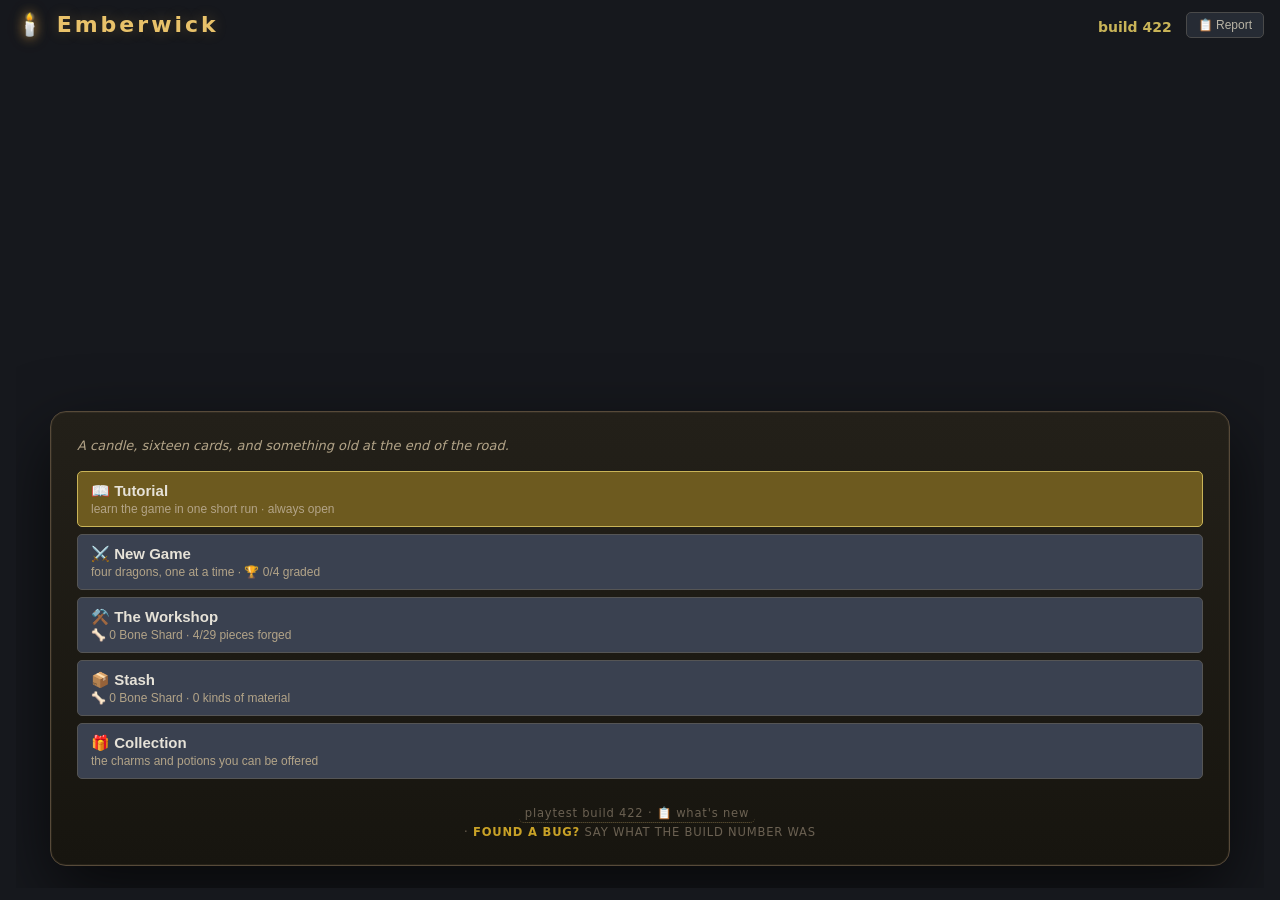
<file: play/index.html>
<!DOCTYPE html>
<html lang="en">
<head>
<meta charset="UTF-8">
<!-- 🔁 THE ENTRY HTML MUST NEVER BE CACHED. Every asset here is versioned with ?v=N,
     but this file cannot version itself - so a cached copy quietly serves an OLD ?v= and
     the browser runs yesterday's game while the server holds today's. That has cost this
     project two debugging sessions (a "missing" economy change, then missing art).
     Revalidating ONLY this file is cheap: it is 1KB, and everything it pulls stays cached. -->
<meta http-equiv="Cache-Control" content="no-cache, must-revalidate">
<meta http-equiv="Pragma" content="no-cache">
<meta name="viewport" content="width=device-width, initial-scale=1.0, viewport-fit=cover">
<meta name="description" content="Emberwick — a candlelit puzzle-strategy roguelite card game.">
<title>Emberwick</title>
<meta name="theme-color" content="#16140f">
<meta name="mobile-web-app-capable" content="yes">
<meta name="apple-mobile-web-app-capable" content="yes">
<meta name="apple-mobile-web-app-status-bar-style" content="black-translucent">
<meta name="apple-mobile-web-app-title" content="Emberwick">
<link rel="manifest" href="manifest.json">
<link rel="icon" type="image/svg+xml" href="icon.svg">
<link rel="apple-touch-icon" href="icon-192.png">
<link rel="stylesheet" href="style.css?v=422">
</head>
<body>
<header>
  <h1><span class="mark">🕯️</span> Emberwick</h1>
  <div id="turn-indicator"></div>
  <button id="report-btn" onclick="copyReport()" title="Copy what the game is doing right now, to paste into a bug report">📋 Report</button>
  <button id="menu-btn" onclick="toMenu()" title="Back to the main menu — your run is saved">🏠 Menu</button>
  <button id="newrun-btn" onclick="newGame()" title="Start this stage again from the beginning">⟳ New Run</button>
</header>

<div id="status-bar"></div>

<main>
  <div id="left-col">
    <section id="scene"></section>
    <div id="hud">
      <section id="encounter-panel"></section>
    </div>
    <!-- 🎴 THE FIELD — persistent state as tokens, sitting on the table in front of your hand.
         Empty until you hold something, and it collapses to nothing when you don't. -->
    <!-- 🛡️ THE EQUIPMENT RAIL — Flesh and Blood's own zone layout, on the left of the stage:
         HEAD across the top, CHEST and ARMS side by side, LEGS below. It is separate from #field
         on purpose: the FIELD holds what a TURN creates and consumes, the RAIL holds what you
         WEAR for the whole run. Two different clocks, two different places. -->
    <aside id="armour-rail" aria-label="Equipment"></aside>
    <section id="field"></section>
    <section id="slots-panel"></section>
    <section id="controls-panel"></section>

    <!-- 🚪 THE MODAL LAYER lives INSIDE #left-col so it covers the GAME and never the log.
         Thomas: *"was hoping it wouldn't cover the log either and was just over the actual game
         part."* #left-col is position:relative, so inset:0 scopes it exactly. -->
    <div id="modal-layer" aria-live="polite">
      <div id="modal-backdrop"></div>
      <div id="modal-panel"></div>
    </div>
  </div>
  <div id="right-col">
    <h2>Turn Log</h2>
    <div id="log"></div>
  </div>
</main>

<script src="game.js?v=422"></script>
</body>
</html>
</file>
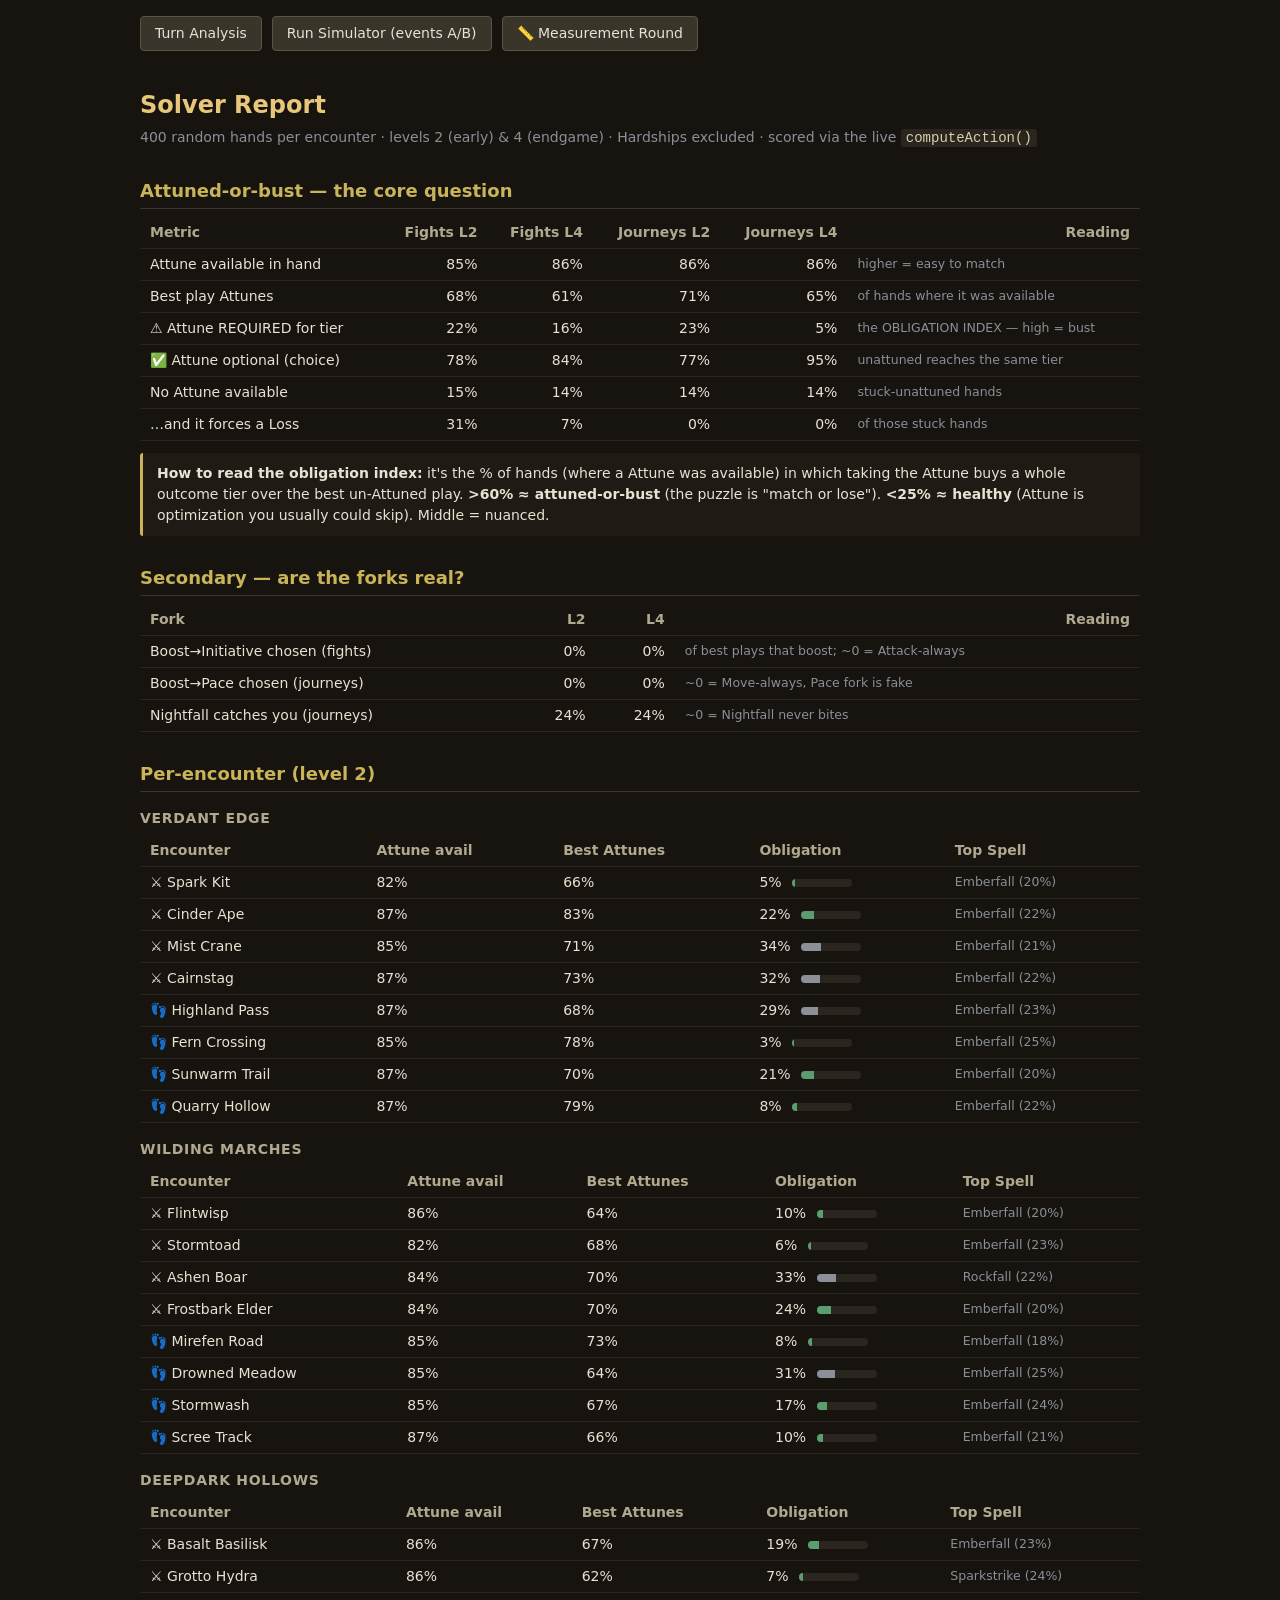
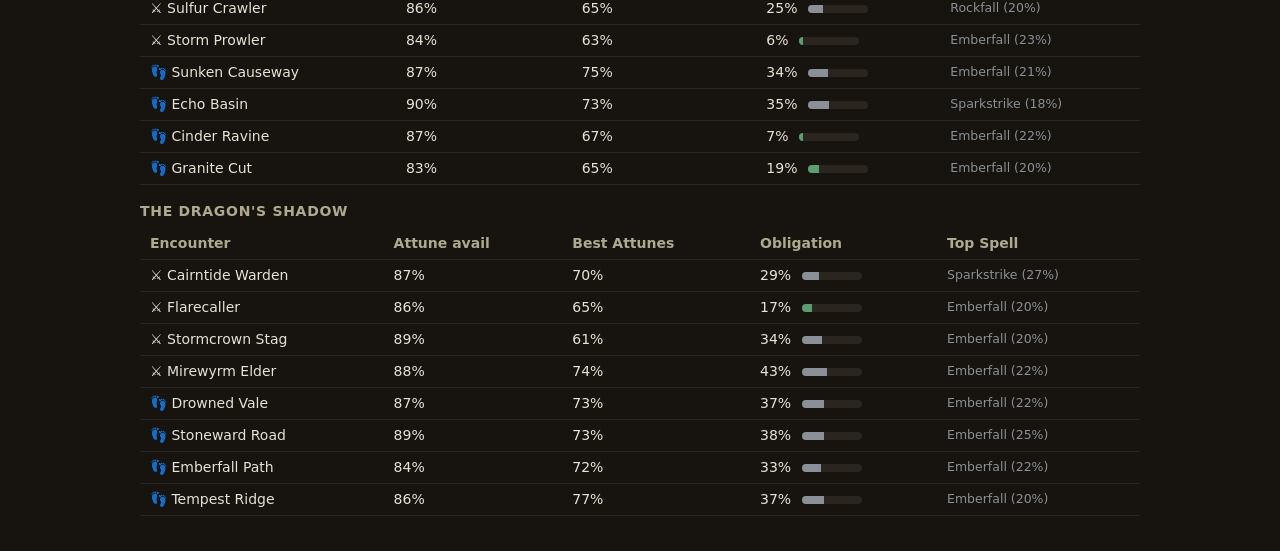
<file: solver.html>
<!DOCTYPE html>
<html lang="en">
<head>
<meta charset="utf-8">
<!-- 🔁 same rule as index.html: the entry HTML cannot version itself, so never cache it. -->
<meta http-equiv="Cache-Control" content="no-cache, must-revalidate">
<meta name="viewport" content="width=device-width, initial-scale=1.0">
<title>Emberwick — Solver Bot</title>
<style>
  body { font: 14px/1.5 -apple-system, system-ui, sans-serif; margin: 0; background: #17140f; color: #e8e2d4; }
  #game-hidden { display: none; }
  #solver { max-width: 1000px; margin: 0 auto; padding: 24px; }
  h1 { font-size: 24px; margin: 0 0 4px; color: #e8c67a; }
  h2 { font-size: 18px; margin: 28px 0 8px; color: #c9b458; border-bottom: 1px solid #3a352b; padding-bottom: 4px; }
  h3 { font-size: 14px; margin: 16px 0 4px; color: #b0a98f; text-transform: uppercase; letter-spacing: .05em; }
  .meta { color: #8a8f98; margin: 0 0 8px; }
  table { border-collapse: collapse; width: 100%; margin: 6px 0 12px; font-variant-numeric: tabular-nums; }
  th, td { text-align: left; padding: 5px 10px; border-bottom: 1px solid #2a261f; }
  th { color: #b0a98f; font-weight: 600; }
  table.head th:not(:first-child), table.head td:not(:first-child):not(.note) { text-align: right; }
  .note { color: #8a8f98; font-size: 12.5px; }
  .interp { background: #1f1b14; border-left: 3px solid #c9b458; padding: 10px 14px; margin: 8px 0; border-radius: 3px; }
  .pctbar { display: inline-block; width: 60px; height: 8px; background: #2a261f; border-radius: 4px; overflow: hidden; vertical-align: middle; margin-left: 6px; }
  .pctbar > span { display: block; height: 100%; }
  code { background: #2a261f; padding: 1px 5px; border-radius: 3px; color: #d8cfa8; }
  button { font: inherit; background: #3a352b; color: #e8e2d4; border: 1px solid #5a5442; border-radius: 4px; padding: 6px 14px; cursor: pointer; margin-bottom: 12px; }
  button:hover { background: #4a4436; }
  #toolbar { max-width: 1000px; margin: 0 auto; padding: 16px 24px 0; display: flex; gap: 10px; }
</style>
</head>
<body>
  <!-- hidden game DOM so game.js's on-load render() has its panels -->
  <div id="game-hidden">
    <div id="turn-indicator"></div>
    <div id="status-bar"></div>
    <section id="encounter-panel"></section>
    <section id="controls-panel"></section>
    <section id="slots-panel"></section>
    <div id="log"></div>
  </div>

  <div id="toolbar">
    <button onclick="runSolver()">Turn Analysis</button>
    <button onclick="runSimulator()">Run Simulator (events A/B)</button>
    <button onclick="runMeasure()">📏 Measurement Round</button>
  </div>
  <div id="solver">
    <p>Loading…</p>
  </div>

  <script src="game.js?v=240"></script>
  <script src="solver.js?v=240"></script>
  <script src="measure.js?v=240"></script>
</body>
</html>
</file>
<file: play/style.css>
* { box-sizing: border-box; margin: 0; padding: 0; }

body {
  font-family: "Segoe UI", system-ui, sans-serif;
  background: #16181d;
  color: #e6e2d8;
  padding: 12px max(16px, env(safe-area-inset-right)) max(12px, env(safe-area-inset-bottom)) max(16px, env(safe-area-inset-left));
  font-size: 14px;
  touch-action: manipulation;
  -webkit-tap-highlight-color: transparent;
  -webkit-text-size-adjust: 100%;
}

header { display: flex; align-items: baseline; gap: 14px; margin-bottom: 8px; flex-wrap: wrap; }
#report-btn, #newrun-btn, #menu-btn {
  margin: 0; padding: 5px 11px; font-size: 12px; align-self: center;
  background: #262b34; border: 1px solid #4a4a4a; color: #b9b4a5;
}
#report-btn:hover, #newrun-btn:hover, #menu-btn:hover { background: #3a4150; color: #e6e2d8; }
#report-btn { margin-left: auto; }      /* the group sits together at the right */
#turn-indicator + #report-btn { margin-left: 0; }
/* 🏠 nothing to leave and nothing to restart when you are already on the shell */
body.shell #newrun-btn, body.shell #menu-btn { display: none; }
/* 📋 the report stays reachable EVERYWHERE — a bug you cannot report from is the
   one that never gets fixed, and the menu is where a crashed run lands you. */
h1 { font-size: 22px; letter-spacing: 3px; font-weight: 600; color: #e9c26a; text-shadow: 0 0 14px rgba(233,178,74,0.25); }
h1 .mark { filter: drop-shadow(0 0 6px rgba(255,180,74,0.6)); }
h1 .sub { font-size: 12px; color: #8a8577; letter-spacing: 0; font-weight: normal; }
#turn-indicator { color: #c9b458; font-weight: bold; margin-left: auto; }

#status-bar {
  background: #1f232b;
  border: 1px solid #333;
  border-radius: 6px;
  padding: 6px 12px;
  margin-bottom: 10px;
  display: flex;
  gap: 20px;
  flex-wrap: wrap;
  font-size: 13px;
  color: #b9b4a5;
}
#status-bar b { color: #e6e2d8; }

main { display: flex; gap: 14px; align-items: flex-start; }
#left-col { flex: 1 1 62%; min-width: 0; }
#right-col { flex: 1 1 38%; min-width: 300px; }



section { margin-bottom: 12px; }

/* ---------- encounter ---------- */
#encounter-panel {
  border: 1px solid #444;
  border-radius: 8px;
  padding: 10px 14px;
  background: #22262e;
}
#encounter-panel.fight { border-color: #a04434; }
#encounter-panel.journey { border-color: #3a7a4d; }
.enc-type { font-size: 11px; letter-spacing: 2px; color: #8a8577; }
.enc-name { font-size: 18px; font-weight: bold; margin: 2px 0 6px; }
.enc-stats { display: flex; gap: 16px; flex-wrap: wrap; }
.enc-stats span { background: #16181d; padding: 3px 8px; border-radius: 4px; }
.enc-hint { margin-top: 6px; font-size: 12px; color: #8fb3d1; }
.enc-mod {
  margin-top: 6px;
  padding: 4px 8px;
  background: #2e2230;
  border-left: 3px solid #b58ee0;
  border-radius: 4px;
  font-size: 12.5px;
  color: #d5c8e8;
}

/* ---------- controls ---------- */
#controls-panel {
  background: #1f232b;
  border: 1px solid #333;
  border-radius: 8px;
  padding: 10px 14px;
}
.phase-label { font-size: 11px; letter-spacing: 2px; color: #c9b458; margin-bottom: 4px; }
.hint { color: #b9b4a5; margin-bottom: 8px; }
button {
  background: #3a4150;
  color: #e6e2d8;
  border: 1px solid #555;
  border-radius: 5px;
  padding: 6px 14px;
  cursor: pointer;
  font-size: 13px;
  margin: 2px 6px 2px 0;
}
button:hover:not(:disabled) { background: #4a5265; }
button:disabled { opacity: 0.4; cursor: default; }
button.primary { background: #6d5a1f; border-color: #c9b458; }
button.primary:hover:not(:disabled) { background: #8a7327; }
label.radio { margin-right: 14px; cursor: pointer; }

/* ---------- live preview bar ---------- */
.preview-bar {
  display: flex;
  gap: 12px;
  flex-wrap: wrap;
  align-items: stretch;
  background: #171a20;
  border: 1px solid #3a4150;
  border-radius: 8px;
  padding: 8px 12px;
  margin: 8px 0;
}
.pv-empty { color: #6a675e; font-size: 13px; padding: 8px 0; }
.preview-bar.beat-bar { cursor: pointer; }
.beat-bar .pv-num { font-size: 32px; }
.beat-bar .oc { font-size: 18px; padding: 5px 14px; }
.pv-stat.beat-pop { animation: beatIn 0.35s ease-out; }
@keyframes beatIn {
  from { opacity: 0; transform: translateY(10px) scale(0.96); }
  to   { opacity: 1; transform: none; }
}
.pv-stat { min-width: 120px; }
.pv-num { font-size: 30px; font-weight: bold; line-height: 1.1; }
.pv-num.enh { color: #9fd18a; }
.pv-num.bad { color: #e08a7a; }
.pv-num.ok { color: #e6e2d8; }
.pv-label { font-size: 10px; letter-spacing: 1px; color: #8a8577; margin-top: 2px; }
.pv-sub { font-size: 11.5px; color: #b9b4a5; }
.pv-sub.bad { color: #e08a7a; }
.pv-sub.good { color: #9fd18a; }
.pv-result { display: flex; flex-direction: column; justify-content: center; gap: 2px; }
.oc { font-weight: bold; letter-spacing: 1px; font-size: 14px; padding: 2px 10px; border-radius: 4px; display: inline-block; width: fit-content; }
.oc-Complete { background: #2b4a26; color: #9fd18a; }
.oc-Narrow { background: #4a4426; color: #c9b458; }
.oc-Loss { background: #4a2626; color: #e08a7a; }

/* ---------- cards ---------- */
.card.grabbable { cursor: grab; }
.card.grabbable:active { cursor: grabbing; }
.card.fuse-over { border-color: #b58ee0; box-shadow: 0 0 0 2px #b58ee0; }
.card.selected { border-color: #c9b458; box-shadow: 0 0 0 2px #c9b458; transform: translateY(-3px); }
.card.fused { border-color: #b58ee0; }
.fuse-panel {
  margin-top: 6px; padding: 5px 6px;
  background: #241c30; border: 1px solid #4a3a66; border-radius: 6px;
  font-size: 11px; color: #c9bfdd; line-height: 1.9;
}
.fuse-panel .el.pick { cursor: pointer; opacity: 0.45; }
.fuse-panel .el.pick.chosen { opacity: 1; outline: 1px solid #e6e2d8; }
.fuse-panel button { padding: 2px 8px; font-size: 11px; margin: 0 0 0 4px; }
/* where this card ENDS UP — the Spell burns, the middle slots return, the Arsenal stays.
   Spending your best card is the turn's real fork, so it must be visible while you decide. */
.card-fate { font-size: 10.5px; letter-spacing: .06em; text-align: right; margin-top: 5px; opacity: .8; }
.fate-spent  { color: #e08a7a; opacity: 1; font-weight: bold; }
.fate-return { color: #8fb3d1; }
.fate-kept   { color: #9fd18a; }
.slot-Spell.filled { box-shadow: inset 0 0 0 1px rgba(224,138,122,.25); }

.card-action.muted { color: #6a675e; font-size: 12px; text-align: center; padding: 3px 0; }
.card {
  width: 240px;
  border: 1px solid #555;
  border-radius: 8px;
  background: #262b34;
  padding: 8px 10px;
  position: relative;
  overflow: hidden; /* clip the per-card sigil watermark */
}
.card.downgraded { opacity: 0.65; }
.card-head { display: flex; justify-content: space-between; align-items: baseline; margin-bottom: 4px; }
.card-name { font-weight: bold; font-size: 15px; }
.card-level { color: #c9b458; font-weight: bold; }
.card-row { display: flex; justify-content: space-between; font-size: 13.5px; color: #d8d3c6; margin-top: 7px; }
.card-vals { margin: 10px 0 2px; }
.card-val { font-size: 19px; font-weight: bold; line-height: 1.35; }
.card-val .dim { color: #5f5b52; font-weight: normal; }
.card-foot { font-size: 12px; color: #cfc9ba; align-items: baseline; border-top: 1px solid rgba(255,255,255,0.08); padding-top: 5px; margin-top: 8px; flex-wrap: wrap; gap: 2px 10px; }
.card-foot span { white-space: nowrap; }
.card-enh { color: #9fd18a; }

/* element tints — the whole card carries its element, not just the pill */
.card.card-el-Fire      { background: linear-gradient(160deg, #3a1e15, #261815); border-color: #a04328; }
.card.card-el-Water     { background: linear-gradient(160deg, #16293c, #141d29); border-color: #3a6ea8; }
.card.card-el-Lightning { background: linear-gradient(160deg, #38300d, #26210f); border-color: #b39a1e; }
.card.card-el-Stone    { background: linear-gradient(160deg, #2f2e2b, #212120); border-color: #8a8378; }
.card.card-el-wild      { background: linear-gradient(160deg, #2a2233 20%, #1a2430 80%); border-color: #7a6b9a; }
.card.card-el-none      { background: #262b34; }
.card-action { margin-top: 6px; }
.card-action button { width: 100%; margin: 0; font-size: 12px; }

/* element chips */
.el { padding: 1px 7px; border-radius: 10px; font-size: 11px; font-weight: bold; }
.el-Fire { background: #8f3016; color: #ffb59e; }
.el-Water { background: #17518f; color: #9ecfff; }
.el-Lightning { background: #8a7605; color: #fff8b0; }
.el-Stone { background: #565452; color: #e2ded6; }
.el-none { background: #3a3a3a; color: #bbb; }

/* ---------- log ---------- */
#right-col h2 { font-size: 14px; letter-spacing: 2px; color: #8a8577; margin-bottom: 6px; }
#log {
  background: #1a1d23;
  border: 1px solid #333;
  border-radius: 8px;
  padding: 10px 14px;
  max-height: 78vh;
  overflow-y: auto;
  font-size: 13px;
  line-height: 1.55;
}
.log-turn { border-bottom: 1px solid #2c313b; padding: 6px 0; }
.log-turn-header { color: #c9b458; font-weight: bold; letter-spacing: 1px; }
.log-line { color: #cfc9ba; padding-left: 10px; }
.log-line.good { color: #9fd18a; }
.log-line.bad { color: #e08a7a; }
.log-line.result { font-weight: bold; }

/* ---------- summary ---------- */
.summary table { border-collapse: collapse; margin: 8px 0; }
.summary td, .summary th { border: 1px solid #444; padding: 3px 10px; font-size: 13px; text-align: left; }

.hint.warn { color: #e0b060; border-left: 3px solid #c98a3a; padding-left: 8px; background: rgba(201,138,58,.08); }

/* ---------- events (run layer) ---------- */
.event-flavor { font-style: italic; color: #d8cfb8; margin: 6px 0 10px; line-height: 1.5; }
.event-opts, .event-picks { display: flex; flex-direction: column; gap: 6px; align-items: stretch; margin: 6px 0; }
.event-picks { flex-flow: row wrap; }
.event-opts button { text-align: left; }
/* 🕯️ THE OPTION NOTE WAS AN UNSTYLED INLINE SPAN, so it ran straight into the label:
   "Take the lightyour candle is already lit". `.opt-why` had no rule anywhere.
   🔑 A <span> with no style is not a neutral default, it is glued text. Same treatment as
   .setout-text, which had the same job and got it right. */
/* ⚠️ NOT flex-column on the button: the leading emoji is a bare text node, and in a flex
   container every text node becomes its own anonymous item — which put the icon on a line of its
   own, three lines per option. A block on the NOTE is all that was needed. */
.opt-why { display: block; margin-top: 3px; font-size: 11.5px; color: #8a8577; font-weight: 400; line-height: 1.35; }
.event-picks button { flex: 0 0 auto; }

/* ---------- the Dragon Duel finale ---------- */
.dragon-hp {
  position: relative;
  height: 26px;
  background: #2a1418;
  border: 1px solid #5c2b2b;
  border-radius: 6px;
  overflow: hidden;
  margin: 4px 0 8px;
}
.dragon-hp-fill {
  position: absolute; inset: 0 auto 0 0;
  background: linear-gradient(90deg, #7a2e1c, #c04a2a);
  transition: width .5s ease;
}
.dragon-hp-label {
  position: relative;
  display: block;
  line-height: 26px;
  text-align: center;
  font-weight: bold;
  font-size: 13px;
  color: #fff;
  text-shadow: 0 1px 2px #000;
}
.dragon-shields { font-size: 12px; display: flex; gap: 6px; flex-wrap: wrap; align-items: center; }
.dshield { border: 1px solid rgba(255,255,255,.25); }
.dshield.broken { opacity: .4; text-decoration: line-through; border-style: dashed; }

/* ---------- per-card visual identity: the arcane sigil (crafted wonder, WHA register) ---------- */
.card-sigil {
  position: absolute;
  right: -8px; bottom: -16px;
  font-size: 86px;
  line-height: 1;
  color: var(--accent, #cfc9ba);
  opacity: 0.11;
  pointer-events: none;
  z-index: -1;                 /* above the card's gradient, behind the text */
  transform: rotate(-8deg);
  filter: drop-shadow(0 0 7px var(--accent, transparent));
  transition: opacity .28s ease, transform .4s ease;
}
.card:hover .card-sigil { opacity: 0.18; transform: rotate(-8deg) scale(1.06); }

/* a restrained light-sheen catches the card on hover — like light across a page */
.card::after {
  content: "";
  position: absolute; inset: 0;
  background: linear-gradient(115deg, transparent 34%, rgba(255,255,255,0.06) 50%, transparent 66%);
  opacity: 0;
  transition: opacity .3s ease;
  pointer-events: none;
}
.card:hover::after { opacity: 1; }

/* the wild card alone gets a living, prismatic aura — the one "wondrous" exception */
.card-el-wild .card-sigil {
  color: #e9dcff;
  opacity: 0.16;
  filter: drop-shadow(0 0 9px #b58ee0);
  animation: sigil-drift 22s linear infinite;
}
.card-el-wild { box-shadow: inset 0 0 22px rgba(150, 120, 200, 0.12); }
@keyframes sigil-drift { from { transform: rotate(-8deg); } to { transform: rotate(352deg); } }

@media (prefers-reduced-motion: reduce) {
  .card-sigil, .card:hover .card-sigil, .card-el-wild .card-sigil { animation: none; transition: none; }
}

/* ---------- THE SCENE (layout Concept 1 — over the shoulder, clean band below) ----------
   #mage-slot and #foe-slot are the animation slots: swap their contents for a sprite
   sequence and nothing else about the layout has to change. */
#scene {
  position: relative;
  overflow: hidden;
  border: 1px solid #3a3126;
  border-radius: 10px;
  height: 22vh;
  min-height: 130px;
  background:
    radial-gradient(58% 46% at 64% 60%, rgba(208,96,58,.24), transparent 72%),
    radial-gradient(74% 52% at 38% 106%, rgba(232,145,60,.26), transparent 70%),
    linear-gradient(180deg, #0d0b09 0%, #17110c 64%, #241811 100%);
}
#scene[hidden] { display: none; }
/* 🌄 the journey's palette comes from JS (see SCENES) — one authored mood per place, picked by
   the encounter's name so a place always looks like itself. Fallbacks keep it sane if unset. */
#scene.is-journey {
  background:
    radial-gradient(46% 40% at var(--gx,64%) var(--gy,56%), rgba(var(--glow,127,176,196),.17), transparent 72%),
    radial-gradient(74% 52% at 38% 106%, rgba(232,145,60,.18), transparent 70%),
    linear-gradient(180deg, var(--sky,#0a0c10) 0%, var(--mid,#121513) 60%, var(--ground,#1f1a12) 100%);
  transition: background .45s ease;
}
/* 🌙 the darkness IS the Nightfall you're racing — deeper dark, darker picture */
.scene-night {
  position: absolute; inset: 0; pointer-events: none;
  background: linear-gradient(180deg, rgba(2,4,12,var(--night,0)) 0%, rgba(2,4,12,calc(var(--night,0) * .45)) 70%, transparent 100%);
  transition: background .45s ease;
}
#scene svg { width: 100%; height: 100%; display: block; }
/* DEPTH: the mage is FOREGROUND (large, anchored to the very bottom edge); the foe is in the
   MIDDLE DISTANCE, so it sits HIGHER in frame — further away reads as further up the ground
   plane. Anchoring both to bottom:0 made them look like they stood on the same line. */
/* the mage is WIDER and SHORTER than the first pass — that hat is enormous, and cropping at the
   waist (as in the Maya mock) frees the whole top-left of the frame for the fight panel. */
/* 🎭 width is the binding constraint on her size (a 2:3 plate in this box fits by width),
   so 30% -> 34% is what actually makes her read as "large in the near foreground". */
/* 🎭 She stands on the VISIBLE floor, not the scene's own bottom edge - `--stage-floor` is
   the height of the UI covering the scene, and `--mage-drop` is how far below it she sits so the
   cards cross her at the waist. Both are measured per render by stageFloor(), because neither
   can be a percentage: `bottom: N%` resolves against HEIGHT, while her drawn size tracks the
   scene's WIDTH. */
.mage {
  position: absolute; left: 1%; width: 38%; height: 96%;
  bottom: calc(var(--stage-floor, 0px) - var(--mage-drop, 34px));
  fill: #070605; z-index: 2;
}
.foe { position: absolute; z-index: 1; }
/* the foe fills the top-right properly now — it was reading as a distant detail rather than the
   thing you are fighting. Depth still comes from it sitting HIGHER, not from it being small. */
.foe-dragon { right: 2%; top: 2%;  width: 54%; height: 60%; fill: #0a0806; }
.foe-beast  { right: 4%; top: 3%;  width: 40%; height: 72%; fill: #0a0806; }
.foe-road   {
  right: 14%; top: 26%; width: 26%; height: 38%;
  background: radial-gradient(50% 58% at 50% 60%, rgba(255,214,150,.22), transparent 72%);
}

/* ambient life so the scene reads as a PLACE, not a flat image (all cheap, no art needed):
   a light pool grounding both figures, a breathing glow, and embers drifting up */
.scene-floor {
  position: absolute; left: 0; right: 0; bottom: 0; height: 36%; pointer-events: none;
  background: radial-gradient(58% 100% at 40% 104%, rgba(232,145,60,.22), transparent 72%);
}
.scene-glow {
  position: absolute; inset: 0; pointer-events: none;
  background: radial-gradient(40% 46% at 74% 44%, rgba(208,96,58,.20), transparent 74%);
  animation: scene-breathe 7s ease-in-out infinite;
}
#scene.is-journey .scene-glow {
  background: radial-gradient(44% 46% at var(--gx,70%) var(--gy,40%), rgba(var(--glow,127,176,196),.18), transparent 74%);
}
#scene.is-fight .scene-glow {
  background: radial-gradient(40% 46% at var(--gx,74%) var(--gy,44%), rgba(var(--glow,208,96,58),.20), transparent 74%);
}
#scene::after {
  content: ""; position: absolute; left: 0; right: 0; top: -20%; bottom: -20%;
  pointer-events: none;
  background-image:
    radial-gradient(2px 2px at 18% 86%, rgba(255,198,112,.55), transparent 62%),
    radial-gradient(2px 2px at 34% 94%, rgba(255,198,112,.40), transparent 62%),
    radial-gradient(1.5px 1.5px at 52% 78%, rgba(255,198,112,.50), transparent 62%),
    radial-gradient(2px 2px at 68% 90%, rgba(255,198,112,.35), transparent 62%),
    radial-gradient(1.5px 1.5px at 82% 82%, rgba(255,198,112,.45), transparent 62%);
  animation: motes-rise 17s linear infinite;
}
@keyframes scene-breathe { 0%, 100% { opacity: .72; } 50% { opacity: 1; } }
@keyframes motes-rise { from { transform: translateY(12%); } to { transform: translateY(-24%); } }
@media (prefers-reduced-motion: reduce) {
  .scene-glow, #scene::after { animation: none; }
}
.scene-name {
  position: absolute; left: 12px; top: 9px;
  font-size: 11px; letter-spacing: .18em; text-transform: uppercase;
  color: rgba(234,217,186,.55);
}
.scene-vig { position: absolute; inset: 0; box-shadow: inset 0 0 70px rgba(0,0,0,.7); pointer-events: none; }

/* ---------- THE SLOT ROW: four fixed roles, cards swap between them ----------
   Replaces the old zones + hand panels. The labels never move; the cards do. */
#slots-panel { display: grid; grid-template-columns: repeat(4, minmax(0, 1fr)); gap: 10px; align-items: start; }
.slot { display: flex; flex-direction: column; gap: 5px; min-width: 0; }
.slot-head {
  display: flex; flex-direction: column; gap: 1px;
  padding: 0 2px 4px; border-bottom: 1px solid rgba(255,255,255,.08);
  height: 46px;   /* FIXED, not min: a 2-line hint would otherwise stagger the row */
  justify-content: flex-end;
}
.slot-name { font-size: 11px; letter-spacing: 2px; font-weight: bold; }
.slot-hint { font-size: 10.5px; color: #8a8577; line-height: 1.3; }
.slot-Spell   .slot-name { color: #d16a4a; }
.slot-Element .slot-name { color: #58a6d1; }
.slot-Boost   .slot-name { color: #c9b458; }
.slot-Reserve .slot-name { color: #9a968c; }
.slot-Spell   .slot-head { border-bottom-color: rgba(209,106,74,.45); }
.slot-Element .slot-head { border-bottom-color: rgba(88,166,209,.45); }
.slot-Boost   .slot-head { border-bottom-color: rgba(201,180,88,.45); }
.slot-Reserve .slot-head { border-bottom-color: rgba(154,150,140,.3); }
.slot .card { width: 100%; min-width: 0; }  /* min-width:0 or the 240px card floor breaks the row */
.slot-empty {
  border: 2px dashed #333; border-radius: 10px;
  color: #5a5a5a; font-size: 12px; text-align: center; padding: 38px 0;
}
.slot.drag-over .slot-empty, .slot.drag-over { border-color: #c9b458; }

/* role buttons — tap a card, then tap where it goes (the easy path) */
.role-bar { display: flex; flex-wrap: wrap; gap: 5px; margin-top: 8px; }
.rolebtn {
  flex: 1 1 auto; min-width: 56px; min-height: 40px;
  margin: 0; padding: 6px 6px; font-size: 12px; font-weight: 600;
  background: #2a2f3a; border: 1px solid #4a4a4a; border-radius: 6px; color: #d8d3c6;
}
.rolebtn.r-Spell   { border-color: #6e3a2a; color: #e6a58e; }
.rolebtn.r-Element { border-color: #2a566e; color: #8fc4e8; }
.rolebtn.r-Boost   { border-color: #6e5f2a; color: #dcc86a; }
.rolebtn.r-Reserve { border-color: #555;    color: #bbbbb5; }
.rolebtn.r-fuse    { border-color: #6a4a8a; color: #cba6e8; }
.rolebtn.r-hand    { border-color: #555;    color: #9a968c; flex: 0 1 auto; min-width: 0; }
.rolebtn.active    { background: #3a4150; box-shadow: inset 0 0 0 2px currentColor; }
.role-bar.fuse-arm { align-items: center; }
.fuse-arm-tip { flex: 1 1 100%; font-size: 11.5px; color: #cba6e8; margin-bottom: 4px; }
.card.fuseable { outline: 2px dashed #b58ee0; outline-offset: 1px; }

/* ---------- CONTEXTUAL EMPHASIS: quiet whatever this moment doesn't use ----------
   ~12 numbers per card × 4 cards is too loud, but half are irrelevant at any instant:
   Move means nothing in a fight, Attack means nothing on a journey, Armor only matters
   while soaking, Init only for your Spark, Boost only for your Tinder. Nothing is hidden
   (legible math stays) — it just stops competing for attention. */
.card .card-val, .card .s-init, .card .s-boost, .card .s-armor,
.card .card-enh .v-atk, .card .card-enh .v-move { transition: opacity .18s ease, color .18s ease; }

/* the encounter decides which half of the card is live */
.card.ctx-fight   .v-move { opacity: .26; }
.card.ctx-journey .v-atk  { opacity: .26; }

/* armor is a soak-phase decision, so it stays quiet until then */
.card .s-armor { opacity: .45; }
body.phase-soak .card .s-armor { opacity: 1; color: #ffcf94; font-weight: bold; }
body.phase-soak .card .card-val, body.phase-soak .card .s-init,
body.phase-soak .card .s-boost, body.phase-soak .card .card-enh { opacity: .3; }

/* the slot a card sits in promotes the one stat that slot actually uses */
.card.in-Element .s-init  { color: #8fc4e8; font-weight: bold; font-size: 16px; }
.card.in-Boost   .s-boost { color: #dcc86a; font-weight: bold; font-size: 16px; }
.card.in-Element .s-boost, .card.in-Boost .s-init { opacity: .35; }
.card.in-Element .card-vals, .card.in-Boost .card-vals { opacity: .38; }
.card.in-Element .card-enh, .card.in-Boost .card-enh { opacity: .5; }
.card.in-Spell .card-vals .v-atk, .card.in-Spell .card-vals .v-move { font-size: 21px; }
.card.in-Spell .card-enh { opacity: 1; }
.card.in-Reserve .card-vals, .card.in-Reserve .card-enh { opacity: .5; }

/* THE PILE (2026-07-26): the Spell slot holds one card or several. Cards inside it sit in a
   row and shrink as the pile deepens, so a deep commitment READS as a commitment at a glance. */
.slot .pile { display: flex; gap: 4px; align-items: stretch; }
.slot .pile > .card { flex: 1 1 0; min-width: 0; }
.slot-Spell.deep { outline: 1px solid rgba(201,180,88,.35); outline-offset: 2px; }
.pile-depth { color: #dcc86a; font-weight: bold; font-variant-numeric: tabular-nums; }
.slot-empty { opacity: .35; font-size: 12px; text-align: center; padding: 14px 0; }
/* a card carrying a buried card shows its combined value lit */
.card-val.fused-up { color: #f3e6c4; text-shadow: 0 0 10px rgba(201,180,88,.6); }

/* 🔑 ELEMENT DISCLOSURE BY POSITION (2026-07-26 — "all these element symbols going everywhere").
   A card carries TWO OPPOSITE element facts: what it IS (its fuel, read when it's the Catalyst
   or the Surge) and what it SEEKS (the match you must supply, read when it's the Spell). Both
   were drawn in the same glyph language, so up to ~16 element icons shared one screen and the
   eye couldn't tell a requirement from an identity.
   The slot already decides which fact you need — exactly like the slot row itself, position IS
   the role. So: the SPELL shows what it SEEKS; every other slot shows what it IS. Nothing is
   deleted (legible math), and identity is never actually lost because the card's whole tint
   already encodes its element. */
.card .el-identity { transition: opacity .18s ease; }
.card.in-Spell   .el-identity { opacity: 1; }
.card.in-Spell   .el-identity .el { font-weight: bold; }
.card.in-Element .el-identity, .card.in-Boost .el-identity { opacity: 1; }
.card.in-Element .el-identity .el, .card.in-Boost .el-identity .el { font-weight: bold; }
.card.in-Reserve .el-identity { opacity: .55; }
/* ...and the mirror: the seek-line's icon recedes wherever the seek isn't the question */
.card.in-Element .card-enh, .card.in-Boost .card-enh { opacity: .28; }

/* the Tinder card carries its own target picker — no separate row of radios */
.bt-row { display: flex; gap: 4px; margin: 5px 0 1px; }
/* resonance rides on the boost value itself — no extra row, so every slot stays level */
.s-boost.resonating { color: #f3e6c4; font-weight: bold; text-shadow: 0 0 10px rgba(201,180,88,.75); }
.bt {
  flex: 1 1 0; text-align: center; cursor: pointer; user-select: none;
  font-size: 11px; letter-spacing: .04em; padding: 5px 4px; min-height: 30px;
  line-height: 20px; border-radius: 6px;
  border: 1px solid #5a5346; color: #9a927f; background: rgba(0,0,0,.25);
}
.bt:hover { color: #d8d3c6; border-color: #7a7360; }
.bt.on {
  background: #6d5a1f; border-color: #c9b458; color: #f7e8c9; font-weight: bold;
}

/* evolved cards wear their new name and their new verb */
.card-name.evolved { color: #f0c07a; text-shadow: 0 0 10px rgba(240,192,122,.35); }
.evo-verb {
  font-size: 10.5px; color: #e0b878; line-height: 1.35; margin: 2px 0 1px;
  border-left: 2px solid rgba(224,184,120,.5); padding-left: 6px;
}

/* ---------- THE WHEEL: three offers, buy / re-spin / bank ---------- */
.wheel-row { display: grid; grid-template-columns: repeat(3, minmax(0, 1fr)); gap: 8px; margin: 8px 0 10px; }
/* 🔧 THE DEV MENU — deliberately plain. It is a workbench, not part of the game's voice. */
.dev { display: flex; flex-direction: column; gap: 8px; }
.dev-row { display: flex; flex-direction: column; gap: 4px; }
.dev-row > span { font-size: 10.5px; letter-spacing: .12em; text-transform: uppercase; color: #8a8577; }
.dev-row > div { display: flex; flex-wrap: wrap; gap: 5px; }
.dev-pick { margin: 0; padding: 4px 10px; min-height: 34px; font-size: 12.5px;
  background: #241f16; border: 1px solid #4a4436; color: #b3a488; border-radius: 999px; }
.dev-pick.on { background: #3f3a24; border-color: #c9b458; color: #f3e6c4; }
.dev-note { margin: 2px 0; font-size: 12px; color: #b3a488; line-height: 1.45; }
.dev-open { width: 100%; margin-top: 10px; font-size: 12px; opacity: .65;
  background: #1c1810; border-color: #3a352b; color: #8a8577; }
.dev-open:hover { opacity: 1; }

/* the shell screens have no run behind them — give the controls the whole stage */
body.shell #status-bar, body.shell #encounter-panel, body.shell #slots-panel { display: none; }
body.shell #scene { display: none; }

/* 🃏 Reversed turns the Stack into two buttons per card — order AND destination */
.card-action.stack-two { display: flex; gap: 4px; }
.card-action.stack-two button { flex: 1 1 0; font-size: 11.5px; padding: 5px 4px; }

/* 🏠 THE MAIN MENU — a shelf, deliberately plain. Continue is the only loud thing. */
.menu { display: flex; flex-direction: column; gap: 7px; }
.menu-tag { margin: 2px 0 8px; font-size: 13px; color: #b3a488; font-style: italic; line-height: 1.5; }
.menu-note { padding: 8px 11px; border-radius: 7px; font-size: 12.5px; line-height: 1.5;
  background: rgba(180,90,80,.10); border: 1px dashed #8a5a52; color: #e0b0a8; }
.menu-item { display: flex; flex-direction: column; align-items: flex-start; gap: 2px;
  width: 100%; margin: 0; padding: 10px 13px; text-align: left; min-height: 54px; }
.menu-item b { font-size: 15px; }
.menu-item span { font-size: 12px; color: #b3a488; font-weight: 400; }
.menu-item.quiet { opacity: .6; }
.menu-item.quiet:hover { opacity: 1; }

/* 🎁 THE COLLECTION — what can be offered, and when */
.coll { display: flex; flex-direction: column; gap: 10px; margin-bottom: 10px; }
.coll-tier h4 { font-size: 10.5px; letter-spacing: .14em; text-transform: uppercase;
  color: #c9b458; margin-bottom: 4px; font-weight: 600; }
.coll-tier h4 .dim { color: #8a8577; font-weight: 400; letter-spacing: 0; }
.coll-row { padding: 4px 9px; margin-bottom: 3px; border-radius: 6px;
  background: #1c1810; border-left: 2px solid #4a4436; font-size: 12.5px; }
.coll-row.is-mage { border-left-color: #b58ee0; }
.coll-row b { color: #f0e2c6; margin-right: 6px; }
.coll-tag { font-size: 9.5px; letter-spacing: .1em; text-transform: uppercase;
  color: #b58ee0; margin-right: 6px; }
.coll-text { color: #b3a488; }
.coll-soon { margin: 8px 0; padding: 8px 11px; border-radius: 7px;
  background: rgba(201,180,88,.07); border: 1px dashed #4a4436;
  font-size: 12.5px; color: #b3a488; line-height: 1.5; }

/* 🏆 THE WALL — the grade kept, on the stage it was earned on. Quiet until it has something
   to say; the S is the only one that shouts. */
.wall-line { font-size: 12.5px; color: #b3a488; margin: 0 0 8px; }
.wall-line .dim { color: #8a8577; }
.grade-badge { float: right; min-width: 34px; text-align: center; margin-left: 8px;
  padding: 1px 7px; border-radius: 7px; font-size: 13px; font-weight: bold;
  background: #1c1810; border: 1px solid #4a4436; color: #cfc9ba; }
/* `.grade-badge.none` deleted 2026-08-12 with the placeholder it styled — an ungraded stage now
   draws no badge at all. A cut display goes in the same commit as the thing it displayed. */
.grade-badge .gb-score { display: block; font-size: 9.5px; font-weight: normal; opacity: .7; }
.grade-badge.g-S { border-color: #e8c67a; color: #ffe6a3; box-shadow: 0 0 12px rgba(232,198,122,.28); }
.grade-badge.g-A { border-color: #8fcf9a; color: #b6e6bd; }
.grade-badge.g-B { border-color: #7ab6cf; color: #b0dcec; }
.grade-badge.g-C { border-color: #a09070; color: #cbbf9f; }
.grade-badge.g-D { border-color: #8a5a52; color: #e0b0a8; }

/* 🧪 POTIONS — your kit sits on the turn screen, because a potion you forget you own is
   a potion that does nothing. Full text, not an icon. */
.kit-row { display: flex; flex-wrap: wrap; gap: 6px; margin: 0 0 8px; }
.kit-potion { display: flex; flex-direction: column; align-items: flex-start; gap: 1px;
  margin: 0; padding: 5px 9px; text-align: left; max-width: 100%;
  border: 1px solid #4a6a7a; border-radius: 8px;
  background: linear-gradient(160deg, #16262e, #131b22); color: #cfe4ee; }
.kit-potion:hover:not(:disabled) { background: linear-gradient(160deg, #1d3540, #17222b); border-color: #7ab6cf; }
.kit-potion.arming { border-color: #c9b458; box-shadow: 0 0 0 2px rgba(201,180,88,.35); }
.kit-potion b { font-size: 12.5px; }
.kit-text { font-size: 11px; color: #9fb8c4; line-height: 1.35; font-weight: 400; }
.kit-ask { flex: 1 0 100%; font-size: 12px; color: #e8c67a; font-style: italic; }
.kit-ask button { margin: 0 0 0 6px; padding: 1px 8px; font-size: 11px; }

/* 🔼 the upgrade preview — the card, one level up. Marked so you never mistake it for the
   card you own; everything inside it is the real renderer, so it cannot drift. */
.card.card-preview { border-color: #c9b458; box-shadow: 0 0 0 2px rgba(201,180,88,.45), 0 0 22px rgba(201,180,88,.18); }
.card.card-preview .card-level { color: #ffe6a3; }
.preview-tag { position: absolute; top: 0; right: 0; padding: 2px 8px; font-size: 10px;
  letter-spacing: .1em; background: #c9b458; color: #201c10; border-radius: 0 8px 0 8px; font-weight: bold; }

/* ⚔️ THE LAST MILE — the deal, stated in the encounter box, because the deal IS the mechanic */
.lastmile-deal { line-height: 1.6; }

/* 🏕️ SETTING OUT — the opening class-charm pick. Deliberately unlike the Wheel: no prices, no
   grid, no shop furniture. It is a quiet moment before the road, so it reads as prose with three
   answers under it rather than as a purchase. */
.setout { display: flex; flex-direction: column; gap: 8px; }
.setout-story { margin: 0; font-size: 13.5px; line-height: 1.55; color: #cbbf9f; }
.setout-ask { margin: 2px 0 4px; font-size: 13px; color: #e8c67a; font-style: italic; }
.setout-offer {
  display: flex; flex-direction: column; align-items: flex-start; gap: 3px;
  width: 100%; margin: 0; padding: 9px 11px; text-align: left;
  border: 1px solid #4a4436; border-radius: 9px;
  background: linear-gradient(165deg, #241f16, #1a1610); color: #f0e2c6;
}
.setout-offer:hover { background: linear-gradient(165deg, #302819, #221c13); border-color: #c9b458; }
.setout-offer.r-uncommon { border-color: #4a6a7a; }
.setout-offer.r-rare     { border-color: #a07a3a; }
.setout-offer b { font-size: 14.5px; }
.setout-text { font-size: 12px; color: #b3a488; line-height: 1.4; font-weight: 400; }
.setout-why  { font-size: 11.5px; color: #8a8577; font-style: italic; }

.wheel-offer {
  border: 1px solid #4a4436; border-radius: 9px; padding: 8px 9px;
  background: linear-gradient(165deg, #241f16, #1a1610);
  display: flex; flex-direction: column; gap: 3px; min-height: 118px;
}
.wheel-offer.r-uncommon { border-color: #4a6a7a; box-shadow: inset 0 0 16px rgba(88,166,209,.10); }
.wheel-offer.r-rare     { border-color: #a07a3a; box-shadow: inset 0 0 20px rgba(232,145,60,.18); }
.wheel-offer.matched    { outline: 2px solid #c9b458; outline-offset: 1px; }
.wheel-offer.bought     { opacity: .45; }
.wo-rar  { font-size: 9.5px; letter-spacing: .14em; text-transform: uppercase; color: #8a8577; }
.wo-name { font-size: 14px; font-weight: 600; color: #f0e2c6; }
.wo-text { font-size: 11.5px; color: #b3a488; line-height: 1.35; flex: 1 1 auto; }
.wo-buy  { width: 100%; margin: 0; font-size: 13px; min-height: 34px; background: #3f3a24; border-color: #c9b458; color: #f3e6c4; }
.wo-buy:hover:not(:disabled) { background: #554d2c; }
.wo-taken { font-size: 11px; color: #6a675e; text-align: center; padding: 6px 0; }
/* what a level actually buys — every stat scales non-uniformly, so show the deltas */
.wo-delta {
  margin-top: 5px; font-size: 11px; line-height: 1.5; color: #a9d6a2;
  font-variant-numeric: tabular-nums; letter-spacing: .2px;
}
.wo-delta:empty { display: none; }
.wo-delta .d-arrow { color: #6f7a6c; padding: 0 1px; }
.charm-tray { display: flex; flex-wrap: wrap; gap: 5px; margin-top: 9px; }
.charm-chip {
  font-size: 10.5px; padding: 2px 8px; border-radius: 999px;
  border: 1px solid #4a4436; color: #cbbf9e; background: rgba(201,180,88,.08); cursor: help;
}
.charm-chip.r-uncommon { border-color: #4a6a7a; color: #9ec8dd; }
/* curses ride in the same tray as charms but must never be mistaken for one */
.charm-chip.r-curse { border-color: #7a3a3a; color: #e08a7a; background: rgba(224,138,122,.08); }
.charm-chip.r-rare     { border-color: #a07a3a; color: #f0c07a; }
@media (max-width: 640px) { .wheel-row { grid-template-columns: 1fr; } }

/* how-to toggle — collapsed by default, out of the way but one tap away */
.howto { margin-top: 8px; border-top: 1px solid rgba(255,255,255,0.06); padding-top: 6px; }
.howto > summary {
  cursor: pointer; list-style: none;
  font-size: 11px; letter-spacing: 1px; color: #7c776c;
  padding: 2px 0; user-select: none;
}
.howto > summary::-webkit-details-marker { display: none; }
.howto > summary::before { content: "﹖ "; }
.howto[open] > summary::before { content: "× "; }
.howto > summary:hover { color: #b9b4a5; }
.howto .hint { margin: 6px 0 2px; }


/* ✦ the attuned value, printed beside the raw one on every card. Dim by default - it is a
   POTENTIAL, not a fact - and it ignites only on the Spell+Catalyst pair that is actually live. */
.v-att { font-size: .62em; margin-left: .35em; opacity: .45; letter-spacing: .02em; vertical-align: .12em; }
.v-att.att-live { opacity: 1; color: #ffd98a; text-shadow: 0 0 10px rgba(255,190,90,.55); }
/* 🐛 THE FULL-ATTUNE GLOW NEVER SHOWED IN THE MAIN LAYOUT (found 2026-08-22). The immersive block
   at the end of the file sets `.slot .card { box-shadow: ... }` — same specificity as
   `.card.attuned-pair` but LATER, so it won every time. The one visual that says "this pair is
   working" was silently overridden in the layout the game is actually played in, which is a large
   part of why a loose pair and a full one were indistinguishable.
   ⚠️ Fixed by specificity, not by moving the rule: the media queries must stay last in this file. */
.card.attuned-pair,
.slot .card.attuned-pair { box-shadow: 0 0 0 2px rgba(255,196,96,.75), 0 0 18px rgba(255,170,60,.35); }
.card.attuned-pair .el-identity .el { background: rgba(255,196,96,.24); color: #ffe6b0; }


/* the stage-select screen: each rung is a QUESTION, so the button leads with the shape, not the name */
button.stage { display: flex; flex-direction: column; align-items: flex-start; gap: 3px;
  width: 100%; text-align: left; margin: 5px 0; padding: 10px 12px; line-height: 1.35; }
button.stage .stage-shape { font-size: .84em; opacity: .8; font-weight: normal; }
button.stage.locked { opacity: .38; }
button.stage.locked .stage-shape { font-style: italic; }


/* what you CARRY — charms, curses and temporary blessings, on the status bar every turn.
   A permanent modifier you cannot see is a violation of legible-math, not a UI nicety. */
.carry-chip { display: inline-block; margin-left: 6px; padding: 1px 7px; border-radius: 9px;
  font-size: .82em; background: rgba(120,180,120,.16); border: 1px solid rgba(140,200,140,.45);
  color: #bfe0bf; white-space: nowrap; }
.carry-chip.is-curse { background: rgba(180,70,70,.18); border-color: rgba(220,110,110,.5); color: #f0b3b3; }
.carry-name { margin-right: 5px; }
.event-carry { margin-top: 8px; padding-top: 8px; border-top: 1px solid rgba(255,255,255,.12); font-size: .95em; }

/* 📏 the standing — your deck's total levels against what this dragon usually asks for.
   Deliberately a chip of TERMS, not a bar: a bar would imply a precision the measurement
   does not have. Sits apart from the carry-chips because it is not a modifier. */
.standing { display: inline-block; margin-left: 6px; padding: 1px 8px; border-radius: 9px;
  font-size: .82em; background: rgba(200,180,110,.10); border: 1px solid rgba(201,180,88,.40);
  color: #d8cfa8; white-space: nowrap; }
.standing .good { color: #8fcf9a; }
.standing .bad { color: #e79a8a; }

@media (max-width: 900px) { .carry-name { display: none; } .carry-chip { font-size: .76em; padding: 0 6px; } }


/* ============================================================
   🎴 THE FIELD — persistent state as tokens on the table, between the encounter and your hand.
   ⚠️ DELIBERATELY PLAIN. A token is a THING and things can be thrown, shattered and swept off a
   table — but none of that belongs in a bare HTML prototype. Staging is the engine's job, and
   presentation is the one category of work here that is 100% throwaway. This is a legible object
   with room around it; the juice gets built once, in Godot.
   ============================================================ */
#field { display: none; }
#field.has-tokens {
  display: flex; flex-wrap: wrap; gap: 8px; align-items: stretch;
  margin: 0 0 10px;
}
.tok {
  flex: 0 1 auto; min-width: 128px; max-width: 210px;
  padding: 6px 10px 7px; border-radius: 10px;
  border: 1px solid rgba(232,145,60,.42);
  background: linear-gradient(180deg, rgba(232,145,60,.16), rgba(232,145,60,.06));
  box-shadow: 0 3px 10px -4px rgba(0,0,0,.7);
}
.tok-head { display: flex; align-items: baseline; gap: 7px; }
.tok-icon { font-size: 18px; line-height: 1; }
.tok-count { font-size: 19px; font-weight: 700; color: #ffd9a0; line-height: 1; }
.tok-pips { font-size: 15px; line-height: 1; }
.tok-name { font-size: 11px; letter-spacing: 1.1px; text-transform: uppercase;
  color: #f0a86a; margin-top: 3px; }
.tok-worth { font-size: 12.5px; color: #ecdfc8; margin-top: 2px; }
/* 🔑 every token says how it DIES — that line is what makes it an object with a lifetime
   rather than a stat, and it is the half a bare counter never showed. */
.tok-note { font-size: 10.5px; opacity: .58; margin-top: 2px; }
.tok.is-bane { border-color: rgba(220,110,110,.5);
  background: linear-gradient(180deg, rgba(180,70,70,.20), rgba(180,70,70,.07)); }
.tok.is-bane .tok-name { color: #f0b3b3; }
/* a token you can act on IS the control — so it has to look touchable */
.tok.is-tappable { cursor: pointer; border-color: #e8913c; }
.tok.is-tappable:hover { background: linear-gradient(180deg, rgba(232,145,60,.28), rgba(232,145,60,.10)); }
.tok.is-tappable:focus-visible { outline: 2px solid #ffd9a0; outline-offset: 2px; }

/* 🛡️ ARMOUR — cool steel against the warm ember tokens, because it is the one thing on the field
   that came from OUTSIDE the run. ⚠️ Inserted here, above the media query, not appended: the
   responsive blocks have to stay last in this file. */
.tok.is-armour { border-color: rgba(150,175,200,.45);
  background: linear-gradient(180deg, rgba(140,165,195,.17), rgba(140,165,195,.05)); }
.tok.is-armour .tok-name { color: #a8c4dd; }
.tok.is-armour .tok-count, .tok.is-armour .tok-pips { color: #d7e6f3; }
/* battered through: still worn, still visible, turns nothing. It has to READ as spent rather than
   vanish — a piece that disappears looks like a bug, and you need to know why you have no plate. */
.tok.is-armour.is-spent { opacity: .42; border-style: dashed; }
/* during soak it is a live choice: break a piece, or blunt a card? */
.tok.is-armour.is-ready { border-color: #7fd8ff; box-shadow: 0 0 0 1px rgba(127,216,255,.35), 0 0 16px -4px rgba(127,216,255,.5); }
.tok.is-armour.is-ready:hover { background: linear-gradient(180deg, rgba(140,190,225,.30), rgba(140,190,225,.10)); }

/* 🧰 THE HAUL — what you carried out, shown on a DEFEAT as loudly as on a victory. A loss that
   pays is only worth something if you can SEE that it paid, in the same breath as being told
   you died. ⚠️ Above the media queries: the responsive blocks stay last in this file. */
.haul { margin: 14px 0 4px; padding: 12px 14px; border-radius: 12px;
  border: 1px solid rgba(232,145,60,.34);
  background: linear-gradient(180deg, rgba(232,145,60,.12), rgba(232,145,60,.03)); }
.haul-lab { font-size: 11px; letter-spacing: 1.4px; color: #f0a86a; margin-bottom: 7px; }
.haul-gold { font-size: 17px; color: #ffd9a0; margin-bottom: 8px; }
.haul-mats { display: flex; flex-wrap: wrap; gap: 7px; }
.haul-mat { font-size: 12.5px; padding: 4px 9px; border-radius: 999px;
  background: rgba(255,255,255,.05); border: 1px solid rgba(255,255,255,.09); color: #ecdfc8; }
.haul-none { font-size: 12.5px; opacity: .6; }
.haul-note { font-size: 10.5px; opacity: .55; margin-top: 8px; }

/* 📦 THE STASH. 🔑 The `from` line and the RATE are the point, not the counts — a printed rate is
   what turns "keep playing and hope" into "about five more Evasion creatures". So a material you
   own NONE of still gets a full card; it is dimmed, never hidden. */
.stash { max-width: 780px; margin: 0 auto; }
.stash-gold { font-size: 19px; color: #ffd9a0; margin-bottom: 14px; }
.stash-tier { font-size: 11px; letter-spacing: 1.4px; text-transform: uppercase;
  color: #f0a86a; margin: 16px 0 8px; border-bottom: 1px solid rgba(232,145,60,.22); padding-bottom: 4px; }
.stash-grid { display: grid; grid-template-columns: repeat(auto-fill, minmax(168px, 1fr)); gap: 9px; }
.stash-mat { padding: 9px 11px; border-radius: 10px;
  border: 1px solid rgba(232,145,60,.3);
  background: linear-gradient(180deg, rgba(232,145,60,.11), rgba(232,145,60,.03)); }
.stash-mat.is-none { opacity: .46; border-style: dashed; }
.stash-head { display: flex; align-items: baseline; justify-content: space-between; }
.stash-icon { font-size: 19px; }
.stash-n { font-size: 17px; font-weight: 700; color: #ffd9a0; font-variant-numeric: tabular-nums; }
.stash-name { font-size: 12.5px; color: #ecdfc8; margin-top: 3px; }
.stash-from { font-size: 10.5px; opacity: .62; margin-top: 3px; }
.stash-rate { font-size: 10px; opacity: .5; margin-top: 2px; font-style: italic; }
/* 🏆 the road tally — "6/16" is the bestiary's whole job in three characters */
.stash-tier { display: flex; justify-content: space-between; align-items: baseline; }
.stash-tally { font-size: 11px; letter-spacing: .5px; opacity: .7; font-variant-numeric: tabular-nums; }

/* 💰 selling — the release valve, on the material itself */
.stash-sell { margin-top: 7px; width: 100%; font-size: 10.5px; padding: 4px 6px; }

/* ⚒️ THE WORKSHOP. ⚠️ Above the media queries — the responsive blocks stay last in this file. */
.wk-loadout { margin-bottom: 6px; padding: 12px 14px; border-radius: 12px;
  border: 1px solid rgba(150,175,200,.4);
  background: linear-gradient(180deg, rgba(140,165,195,.15), rgba(140,165,195,.04)); }
.wk-lab { font-size: 11px; letter-spacing: 1.4px; color: #a8c4dd; margin-bottom: 9px; }
.wk-slots { display: flex; flex-wrap: wrap; gap: 9px; }
.wk-slot { flex: 1 1 180px; padding: 9px 12px; border-radius: 9px; font-size: 13px; color: #ecdfc8;
  border: 1px solid rgba(150,175,200,.42); background: rgba(140,165,195,.12); }
.wk-slot .dim { display: block; font-size: 10.5px; margin-top: 2px; }
.wk-slot.is-empty { border-style: dashed; opacity: .5; font-style: italic; text-align: center; }

.wk-grid { display: grid; grid-template-columns: repeat(auto-fill, minmax(232px, 1fr)); gap: 10px; }
.wk-piece { padding: 10px 12px; border-radius: 11px; display: flex; flex-direction: column;
  border: 1px solid rgba(232,145,60,.26);
  background: linear-gradient(180deg, rgba(255,255,255,.035), rgba(255,255,255,.01)); }
/* owned reads warm, worn reads steel — the same split the field row uses */
.wk-piece.is-owned { border-color: rgba(232,145,60,.5);
  background: linear-gradient(180deg, rgba(232,145,60,.13), rgba(232,145,60,.03)); }
.wk-piece.is-worn { border-color: #7fd8ff; box-shadow: 0 0 0 1px rgba(127,216,255,.28); }
.wk-top { display: flex; align-items: baseline; gap: 7px; }
.wk-icon { font-size: 16px; }
.wk-name { font-size: 13px; color: #ecdfc8; flex: 1; }
.wk-block { font-size: 12px; color: #ffd9a0; font-variant-numeric: tabular-nums; }
.wk-kind { font-size: 10.5px; opacity: .6; margin-top: 3px; }
.wk-text { font-size: 11.5px; color: #cfe0ee; margin-top: 5px; min-height: 2.4em; }
.wk-text.dim { opacity: .4; font-style: italic; }
.wk-foot { margin-top: auto; padding-top: 8px; }
/* 🔑 the shortfall is the whole point of the disabled state — it says where to GO */
.wk-cost { font-size: 10.5px; opacity: .72; margin-bottom: 6px; line-height: 1.5; }
.wk-btn { width: 100%; font-size: 11.5px; padding: 6px 8px; }
.wk-btn.craft { border-color: #e8913c; color: #ffd9a0; }
.wk-btn.on { border-color: #7fd8ff; color: #cfe9ff; }
.wk-btn[disabled] { opacity: .5; cursor: not-allowed; font-size: 10.5px; }
.wk-none { font-size: 10.5px; opacity: .5; font-style: italic; }

/* 💎 RARITY. 🔑 A restrained left rail, not a full recolour — the pieces still have to read as one
   shelf, and the tier is a classification, not a mood. ⚠️ Above the media queries. */
.wk-piece { border-left-width: 3px; }
.wk-piece.rar-common    { border-left-color: rgba(190,190,190,.45); }
.wk-piece.rar-uncommon  { border-left-color: rgba(120,200,140,.7); }
.wk-piece.rar-rare      { border-left-color: rgba(110,175,235,.8); }
.wk-piece.rar-legendary { border-left-color: #f0a030;
  box-shadow: inset 3px 0 14px -8px rgba(240,160,48,.85); }
.wk-rar { letter-spacing: .4px; }
.wk-piece.rar-legendary .wk-name { color: #ffd9a0; }
/* another class's gear is SHOWN, never hidden — you should see what the rogue gets before you have her */
.wk-piece.is-locked { opacity: .45; }

/* 🔋 a token with more than one thing to do carries its own buttons */
.tok-acts { display: flex; gap: 5px; margin-top: 6px; }
.tok-act { flex: 1; font-size: 10.5px; padding: 4px 5px; border-color: #7fd8ff; color: #cfe9ff; }

/* 🎬 THE RESOLVE PANEL — two zones, not one flat row (rebuilt 2026-08-26).
   Thomas: *"i don't like the layout of this, make it nicer looking, the carve part also looks
   weird."*  Three faults, all structural:
     1. every beat was an equal box in one wrapping flex line, so the VERDICT — the thing you are
        actually waiting for — was just the third card along;
     2. 🧰 the carve rendered an EMOJI in `.pv-num`, the slot where every sibling shows a NUMBER,
        so the eye read it as a stat that was not one;
     3. its warm box sat beside the outcome pill, two highlighted objects competing when one of
        them is a footnote.
   🔑 Now: the arithmetic reads across the top as a sequence, and the verdict gets its own row
   under a rule — the pill on the left, what you GAINED on the right, what it COST beneath.
   ⚠️ Above the media queries. */
.beat-bar { flex-direction: column; gap: 0; align-items: stretch; }
.pv-work { display: flex; gap: 22px; flex-wrap: wrap; align-items: flex-start; padding: 2px 0 10px; }

.pv-verdict {
  display: flex; align-items: center; gap: 14px; flex-wrap: wrap;
  border-top: 1px solid #2b313c; padding-top: 10px;
}
.pv-result { display: flex; align-items: center; gap: 12px; flex-wrap: wrap; }
.pv-result-subs { display: flex; gap: 12px; flex-wrap: wrap; align-items: center; }

/* 🏹 the hunt line on a recipe — where the quarry that gates it actually walks. */
.wk-hunt { font-size: 11px; color: #9fc0d1; margin-top: 4px; line-height: 1.35; }
.wk-hunt b { color: #cfe4ef; }

/* ⚒️ THE +N LADDER on a forged piece — a second block under the Wear button, ruled off from it,
   because they are two different transactions and a run-on reads as one control.
   ⚠️ `.wk-upnext` is `display: block` for the reason `.opt-why` had to be: an inline note beside
   an inline label butts straight against it and you get "⚒️ +1turns aside one more blow". */
.wk-up { margin-top: 8px; padding-top: 8px; border-top: 1px solid #2f2a22; }
.wk-up.dim { border-top-color: #262119; font-size: 10.5px; opacity: .55; }
.wk-up.done { font-size: 11px; color: #e8c07a; }
.wk-upnext { display: block; font-size: 11px; color: #d9c7a4; line-height: 1.4; margin-bottom: 5px; }
.wk-upnext b { color: #ffd9a0; }
/* the +N badge. It rides the NAME, in both places a piece is named — the Workshop card and the
   in-run rail — so an upgraded piece is recognisable at a glance in the place you actually use it,
   not only in the place you bought it. */
.wk-plus, .eq-plus { font-size: 10px; color: #ffd9a0; border: 1px solid #7a5a2e;
  border-radius: 4px; padding: 0 3px; vertical-align: middle; }
.eq-plus { font-size: 9px; }

/* 🦴 DROPS — its own band under the verdict, with a heading.
   ⚠️ This was wrong twice in one day: first a stat column (an emoji in the number slot), then a
   chip tagged onto the verdict row. Both times it was wedged into a row that was about something
   else. 🔑 What you WON and what it COST you are two different statements; a heading separates
   them for free. */
.pv-drops { border-top: 1px solid #2b313c; padding-top: 10px; margin-top: 10px; }
.pv-drops-head { font-size: 10px; letter-spacing: 1.5px; color: #f0a86a; margin-bottom: 7px; }
.pv-drops-list { display: flex; gap: 8px; flex-wrap: wrap; }
.mat-chip {
  display: inline-flex; align-items: center; gap: 5px;
  font-size: 11.5px; color: #f0c89a;
  background: rgba(232,145,60,.12); border: 1px solid rgba(232,145,60,.42);
  border-radius: 999px; padding: 3px 10px;
}
.mat-chip b { color: #ffd9a8; }

/* ══ 🛡️ THE EQUIPMENT RAIL ══════════════════════════════════════════════════
   Flesh and Blood's own zone layout, copied because it is genuinely the right shape:
       HEAD    across the top
       CHEST   ARMS     side by side
       LEGS    below
   🔑 It reads as a BODY, which is what makes four abstract slots memorable — you never have to
   ask which box is which. ⚠️ Above the media queries; the responsive blocks stay last. */
#armour-rail { display: none; }
#armour-rail.has-rail {
  display: grid;
  grid-template-columns: 1fr 1fr;
  grid-template-areas: "head  ." "chest arms" "legs  .";
  gap: 7px;
  width: 218px;
  margin: 0 0 8px;
}
.eq-head  { grid-area: head; }
.eq-chest { grid-area: chest; }
.eq-arms  { grid-area: arms; }
.eq-legs  { grid-area: legs; }

.eq {
  min-height: 74px; padding: 7px 9px; border-radius: 9px;
  border: 1px solid rgba(150,175,200,.4);
  background: linear-gradient(180deg, rgba(140,165,195,.15), rgba(140,165,195,.04));
  display: flex; flex-direction: column; gap: 1px;
}
.eq-zone { font-size: 9px; letter-spacing: 1.3px; text-transform: uppercase; color: #a8c4dd; }
.eq-name { font-size: 11.5px; color: #ecdfc8; line-height: 1.15; }
.eq-block { font-size: 10.5px; color: #d7e6f3; margin-top: auto; }
.eq-pips { font-size: 11px; color: #d7e6f3; line-height: 1; }
.eq-cue { font-size: 9.5px; color: #7fd8ff; letter-spacing: .3px; }
.eq-acts { display: flex; gap: 4px; margin-top: 3px; }
.eq-acts .tok-act { font-size: 9.5px; padding: 2px 3px; }

/* 🔑 A ZONE YOU HAVE NOT UNLOCKED READS LOCKED, NEVER EMPTY. A locked thing you can see is a goal;
   an empty box is a bug you go looking for. */
.eq.is-locked { border-style: dashed; opacity: .3; align-items: center; justify-content: center; }
.eq.is-locked .eq-lock { font-size: 15px; }
.eq.is-empty  { border-style: dashed; opacity: .5; }
/* a spent plate STAYS VISIBLE — you need to know why you have no block left */
.eq.is-spent { opacity: .42; }
.eq.is-ready { border-color: #7fd8ff; cursor: pointer;
  box-shadow: 0 0 0 1px rgba(127,216,255,.32), 0 0 14px -4px rgba(127,216,255,.5); }
.eq.is-ready:hover { background: linear-gradient(180deg, rgba(140,190,225,.28), rgba(140,190,225,.09)); }

/* 💎 the same restrained rarity rail the Workshop uses, so a piece looks the same in both places */
.eq { border-left-width: 3px; }
.eq.rar-common    { border-left-color: rgba(190,190,190,.45); }
.eq.rar-uncommon  { border-left-color: rgba(120,200,140,.7); }
.eq.rar-rare      { border-left-color: rgba(110,175,235,.8); }
.eq.rar-legendary { border-left-color: #f0a030; }

/* 🎭 THE ROSTER AHEAD — A GRID THAT WRAPS, NOT A ROW THAT SQUEEZES (2026-08-23).
   🔴 It inherited `.class-row`'s `display: flex` with `.class-pick { flex: 1 }`, which was written
   when the row held TWO cards. At ten it divided 756px into 80px columns — one word per line, and
   869px of content scrolling inside a 756px box. 🔑 A LAYOUT TUNED FOR TWO ITEMS IS NOT A LAYOUT,
   IT IS A COINCIDENCE: a flex row with no wrap has no failure mode, it just keeps dividing.
   ✅ auto-fill rather than a fixed column count, because this list only ever grows — the roster
   went 7 → 10 the same day, and a hard `repeat(5, …)` would have to be re-picked every time.
   🔑 AND THE ROWS STRETCH TO FILL THE LANE, which is the actual fix to the dead space: the portrait
   is a 3:4 standing figure and therefore TALL, while a locked entry is three lines of text and
   therefore SHORT, so the two columns could never agree by accident. Rather than shrink the art
   (it is the point of the screen) the tiles take the slack and become what they should have been —
   a character-select grid, big glyph centred, reading as a roster rather than as dimmed buttons. */
.class-row.is-soon { display: grid; gap: 8px; opacity: .55;
  grid-template-columns: repeat(auto-fill, minmax(140px, 1fr));
  grid-auto-rows: minmax(84px, 1fr); align-content: stretch; flex: 1 1 auto; }
.class-row.is-soon .class-pick { padding: 10px; gap: 4px;
  align-items: center; justify-content: center; text-align: center; }
.class-row.is-soon .class-pick b { font-size: .95em; line-height: 1.25; }
.class-row.is-soon .class-line { line-height: 1.35; }
/* the emblem does the identifying at a glance; the sentence is for whoever leans in */
.soon-icon { font-size: 26px; line-height: 1; opacity: .92; }
.class-pick.locked { cursor: default; border-style: dashed; }
.class-pick.locked:hover { background: inherit; }

/* 🖼️ THE HERO PORTRAIT — big, because the character is the biggest identity carrier in the game
   and the roster is the best thing this screen has to show. ⚠️ Above the media queries.
   🔑 It is finished before any art exists: the emblem shows through until an image loads, and a
   missing file removes itself. Art never blocks design. */
/* ⚠️ 3:4 PORTRAIT, matched to the art rather than guessed. The frame was 3:2 landscape before any
   picture existed, and `object-fit: cover` on a 3:4 illustration would have cropped her head and
   boots off to fill it — the classic "the frame was decided before the content" bug.
   🔑 Sized by HEIGHT (a max-height with an auto width), because a standing figure is height-limited:
   capping the width would have let it grow taller than the screen on a narrow panel. */
.hero-art { position: relative; height: min(520px, 58vh); aspect-ratio: 3 / 4;
  width: auto; margin: 10px auto 14px; border-radius: 14px; overflow: hidden;
  border: 1px solid rgba(201,162,74,.34);
  background: radial-gradient(120% 90% at 50% 20%, #2a221a 0%, #17140f 70%, #100e0a 100%);
  display: flex; align-items: center; justify-content: center; }
/* 🔑 THE PICTURE IS VISIBLE BY DEFAULT AND THE EMBLEM SITS BEHIND IT (fixed 2026-08-23).
   The old version faded in on a `has-art` class added by the img's `onload` — and a CACHED image
   may never fire onload, so the art downloaded fine and sat at opacity 0 with the emblem over it.
   It worked on the first load and broke on every revisit.
   ⚠️ The fallback is a matter of STACKING now, not of a class that has to be applied: a missing
   file removes itself via `onerror` and the emblem is simply revealed. The fade is a CSS animation
   on the element itself, so it plays on load without anything having to notice. */
/* ⚠️ NO FADE. I tried a CSS keyframe here and it stuck at opacity 0 — computed style said the
   animation was defined, filled `both` and `running`, and it still never reached its end state.
   🔑 I stopped chasing it, and that is the correct call rather than a shrug: **a fade-in on a
   portrait is PRESENTATION**, which is the one category the standing rule says not to build in
   this prototype — it is exactly what the engine is for. Two failed attempts at fading this
   picture in (an `onload` class, then a keyframe) is two more than it was ever worth.
   The picture is simply visible. */
.hero-img { position: absolute; inset: 0; width: 100%; height: 100%; object-fit: cover;
  object-position: top center; z-index: 1; }
/* the emblem stands in until there is a picture — deliberately large and quiet */
.hero-fallback { font-size: 92px; opacity: .18; line-height: 1; z-index: 0; }
.hero-cap { position: absolute; z-index: 2; left: 0; right: 0; bottom: 0; padding: 26px 14px 11px;
  display: flex; flex-direction: column; gap: 1px; text-align: left;
  background: linear-gradient(to top, rgba(8,7,6,.92), rgba(8,7,6,.55) 55%, transparent); }
.hero-cap b { font-size: 17px; color: #f0d9a8; letter-spacing: .02em; }
.hero-cap span { font-size: 12px; color: #b9ae9a; }

/* 🖼️ ART LEFT, ROSTER RIGHT. The portrait is the anchor and gets a fixed lane; the list flexes. */
/* ⚠️ `stretch`, NOT `flex-start` — flex-start is what left the roster lane 167px short of the
   portrait beside it. The portrait keeps its own explicit height (an item with a set cross-size is
   never stretched), so this costs the art nothing and hands the leftover to the grid. */
.picker-split { display: flex; gap: 20px; align-items: stretch; margin: 10px 0 14px; }
.picker-split .hero-art { margin: 0; flex: 0 0 auto; height: min(560px, 62vh); }
.picker-list { flex: 1 1 auto; min-width: 0; display: flex; flex-direction: column; gap: 4px; }
.picker-list .class-row { margin: 0; }
/* ⚠️ stacks under 820px — below that the two lanes fight and the portrait wins by shrinking */
@media (max-width: 820px) {
  .picker-split { flex-direction: column; align-items: center; }
  .picker-split .hero-art { height: min(420px, 46vh); }
  .picker-list { width: 100%; }
}
@media (max-width: 700px) { .hero-art { height: min(400px, 52vh); } .hero-fallback { font-size: 64px; } }
@media (max-width: 640px) {
  #field.has-tokens { flex-wrap: nowrap; overflow-x: auto; padding-bottom: 2px; }
  .tok { flex: 0 0 auto; min-width: 118px; }
}

/* ⭐ THE LEVEL BAR — one component, used by the run summary and the Collection.
   ⚠️ Deliberately plain. It is a readout, not a celebration; the celebration is the named charm
   next to it, and staging a level-up is the engine's job, not this prototype's. */
.xp { margin: 10px 0; padding: 9px 11px; border-radius: 10px;
  background: rgba(20,17,13,.55); border: 1px solid #453a2c; }
.xp-top { display: flex; justify-content: space-between; align-items: baseline; gap: 10px; }
.xp-top b { color: #f0d9a8; font-size: 15px; }
.xp-num { font-size: 12px; color: #b9ae9a; font-variant-numeric: tabular-nums; }
.xp-bar { height: 7px; margin: 6px 0 0; border-radius: 4px; overflow: hidden;
  background: rgba(0,0,0,.45); border: 1px solid #3a3128; }
.xp-bar i { display: block; height: 100%; background: linear-gradient(90deg, #c9a24a, #f0c060); }
.xp-next { margin-top: 6px; font-size: 12px; color: #b9ae9a; }
.xp-next b { color: #f0d9a8; }
/* a charm the run just opened — the thing the level is actually for */
.xp-got { display: inline-block; margin: 3px 4px 0 0; padding: 1px 7px; border-radius: 999px;
  background: rgba(201,162,74,.18); border: 1px solid rgba(201,162,74,.5); color: #f0d9a8; }
/* 🎭 the class's own ladder, worn on her card in the picker */
.class-lv { position: absolute; top: 10px; right: 12px; font-size: 12px; color: #f0d9a8;
  font-variant-numeric: tabular-nums; }
.class-lv i { font-style: normal; opacity: .55; }
.class-pick { position: relative; }
/* the class bar reads as the same KIND of thing as the account bar, one shade warmer */
.xp.is-cls .xp-bar i { background: linear-gradient(90deg, #7fb0c4, #a9d8ea); }

/* 🏁 THE END OF A RUN. One card, read top to bottom: the verdict, what it cost, what you take
   away. The block exists so the four pieces read as ONE window instead of four stacked panels. */
.runend { margin: 4px 0 14px; padding: 14px 14px 4px; border-radius: 14px;
  background: rgba(20,17,13,.5); border: 1px solid #453a2c; }
.runend-why { margin: 8px 2px 0; color: #d9b0a0; font-size: 13px; }
/* the run in one line of numbers. tabular so the digits sit still between runs */
.runend-stats { display: flex; flex-wrap: wrap; gap: 6px 14px; margin: 12px 2px 0;
  font-size: 12px; color: #b9ae9a; font-variant-numeric: tabular-nums; }
.runend-stats b { color: #e8dcc8; font-size: 15px; margin-right: 3px; }
.runend-stats .g-good b { color: #9fd6a0; }
.runend-stats .g-bad b { color: #d99a8a; }
.runend-lost { margin: 8px 2px 0; font-size: 12px; color: #d99a8a; }

/* 🗺️ the door this run opened — the loudest thing on a victory screen */
.runend-open { margin: 14px 0 4px; padding: 11px 12px; border-radius: 11px;
  display: flex; flex-direction: column; gap: 3px;
  background: rgba(127,200,230,.10); border: 1px solid rgba(127,200,230,.42); }
.runend-open b { color: #a9d8ea; font-size: 15px; }
.runend-open span { font-size: 12px; color: #b9ae9a; }

/* ⭐ the xp block — the run's other reward, given its own frame above the loot */
.endxp { margin: 14px 0 4px; padding: 10px 11px 2px; border-radius: 11px;
  background: rgba(201,162,74,.07); border: 1px solid rgba(201,162,74,.28); }
.endxp-lab { font-size: 11px; letter-spacing: .10em; color: #c9a24a; margin-bottom: 4px; }
.endxp .xp { margin: 6px 0; background: rgba(12,10,8,.5); }

/* 🎞️ THE FILL. The ONE animation in the prototype, and it earns its place because the
   movement is the information: how much of a level did that run buy?
   ⚠️ `width` is the animated property on purpose — a transform-based bar would need a wrapper
   and a counter-transform, and this is a 7px strip, not a hero moment. */
.xp-bar i { transition: width .6s cubic-bezier(.25,.8,.35,1); }
@media (prefers-reduced-motion: reduce) { .xp-bar i { transition: none; } }

/* 🎭 THE CAST — the roster as a shelf of doors, on the Collection's account page.
   ⚠️ auto-fill, not a fixed column count: the same lesson the locked-class roster paid for one
   build ago — this list only ever grows, and a hard column count has to be re-picked every time. */
.coll-cast { display: grid; gap: 8px; margin: 12px 0;
  grid-template-columns: repeat(auto-fill, minmax(150px, 1fr)); }
.cast { display: flex; flex-direction: column; align-items: center; gap: 3px;
  padding: 12px 10px; border-radius: 10px; cursor: pointer; text-align: center;
  background: rgba(20,17,13,.55); border: 1px solid #453a2c; color: #e8dcc8; font: inherit; }
.cast:hover { background: rgba(201,162,74,.14); border-color: #c9a24a; }
.cast.locked { opacity: .6; border-style: dashed; }
.cast-em { font-size: 26px; line-height: 1; }
.cast b { color: #f0d9a8; font-size: 14px; }
.cast-lv { font-size: 12px; color: #a9d8ea; font-variant-numeric: tabular-nums; }
.cast-lv i { font-style: normal; opacity: .55; }
.cast-n { font-size: 11px; color: #b9ae9a; }
.cast-lock { font-size: 11px; color: #b9ae9a; }

/* 🖼️ the character page's banner. The portrait is a WIDE CROP here, not the tall 3:4 plate the
   picker uses — this screen is a list of charms and a full standing figure would push the actual
   content off the fold. Same art file, different job. */
.coll-hero { position: relative; display: flex; align-items: flex-end; min-height: 128px;
  margin: 10px 0; border-radius: 12px; overflow: hidden; border: 1px solid rgba(201,162,74,.34);
  background: radial-gradient(120% 140% at 50% 10%, #2a221a 0%, #17140f 70%, #100e0a 100%); }
.coll-hero img { position: absolute; inset: 0; width: 100%; height: 100%;
  object-fit: cover; object-position: 50% 22%; z-index: 0; }
.coll-hero-txt { position: relative; z-index: 1; width: 100%; padding: 22px 12px 10px;
  display: flex; flex-direction: column; gap: 2px; font-size: 12px; color: #b9ae9a;
  background: linear-gradient(to top, rgba(8,7,6,.94), rgba(8,7,6,.6) 60%, transparent); }
.coll-hero-txt b { color: #f0d9a8; font-size: 14px; }

/* a rung that is not a charm — an armour slot reads as a different KIND of reward */
.coll-row.is-boon b { color: #a9d8ea; }

/* 🔒 a locked charm is dimmed but fully readable — a goal you cannot read is not a goal */
.coll-row.is-locked { opacity: .55; }
.coll-lock { margin-left: 6px; font-size: 11px; color: #c9a24a; white-space: nowrap; }

/* 📋 WHAT YOU CARRY — objects in rows, not a prose run-on. Same chip language as the status bar,
   so a charm looks like a charm wherever you meet it. */
.carry-panel { margin-top: 10px; padding-top: 9px; border-top: 1px solid rgba(255,255,255,.13); }
.carry-head { font-size: 11px; letter-spacing: 1.4px; text-transform: uppercase;
  color: #a89c7e; margin-bottom: 6px; }
.carry-row { display: flex; flex-wrap: wrap; align-items: baseline; gap: 5px; margin: 4px 0; }
.carry-row-lab { flex: 0 0 84px; font-size: 11.5px; opacity: .72; }
.carry-row-note { font-size: 11px; margin-left: 4px; }
.carry-panel .carry-chip { margin-left: 0; }
.event-outcome p { margin: 6px 0; }

/* ✦ A LOOSE ATTUNE MUST NOT LOOK LIKE A FULL ONE (2026-08-22).
   Loose Weave makes ANY Catalyst attune, so the card lit the same gold glow whether you had
   earned the whole bonus or half of it — and it confirmed a misread instead of correcting one.
   A signal that fires identically for two different outcomes is not a signal. */
.card.attuned-pair.is-loose,
.slot .card.attuned-pair.is-loose { box-shadow: 0 0 0 2px rgba(150,170,190,.55), 0 0 12px rgba(130,150,175,.22); }
.card.attuned-pair.is-loose .el-identity .el { background: rgba(150,170,190,.20); color: #cfe0ee; }
.v-att.is-loose { opacity: .85; }
.v-att.is-loose::after { content: " half"; font-size: .72em; opacity: .7; letter-spacing: .3px; }

/* 💾 DEV SAVE SLOTS — dev menu only, deliberately plain. */
.dev-slots { margin: 10px 0 6px; }
.dev-slot { display: flex; align-items: center; gap: 6px; margin: 4px 0;
  padding: 5px 8px; border-radius: 7px; border: 1px solid rgba(201,162,74,.22);
  background: rgba(255,255,255,.03); font-size: 12.5px; }
.dev-slot-lab { flex: 1 1 auto; min-width: 0; }
.dev-slot button { padding: 2px 8px; font-size: 11.5px; min-height: 26px; }

/* 🔥 the Emberwake — banked blind last turn, aimed now with the encounter in front of you */
.wake-row { display: flex; flex-wrap: wrap; align-items: center; gap: 6px; margin: 0 0 8px;
  padding: 7px 9px; border-radius: 8px; border: 1px solid rgba(232,145,60,.45);
  background: rgba(232,145,60,.10); }
.wake-lab { font-size: 13px; color: #f0a86a; }
.wake-note { font-size: 11px; opacity: .6; margin-left: auto; }
.wake-btn { padding: 3px 9px; font-size: 12.5px; border-radius: 999px; }
.wake-btn.on { background: rgba(232,145,60,.32); border-color: #e8913c; color: #ffe6b0; }

/* 🔥 ARM THE BANK — same row treatment as the aim, so arming and aiming read as one mechanic.
   Dimmer border while unarmed: it is an option every turn, not an alert. */
.bank-row { border-color: rgba(232,145,60,.28); background: rgba(232,145,60,.06); }

/* 🗡️ THE PARTNER GLOW — the card that would complete the pair with whatever is in STRIKE.
   Points at the answer rather than labelling a category, so nothing has to be read or decoded. */
.card.pair-mate { outline: 2px solid #9fd6e8; outline-offset: 3px;
  box-shadow: 0 0 0 3px rgba(159,214,232,.18), 0 0 18px 3px rgba(159,214,232,.35); }
.card-verb.verb-offer { color: #9fd6e8; opacity: 1; }
.card-verb.verb-offer b { color: #d6f0fa; }
@media (prefers-reduced-motion: reduce) { .card.pair-mate { box-shadow: 0 0 0 4px rgba(159,214,232,.3); } }

/* ⚡ a card that forks. Marked on its face because the hit COUNT is what the shapes read. */
.fork-tag { margin-left: 6px; font-size: 10.5px; color: #b9d8ea; }

.rg-blade { color: #f0a86a; }   /* heavy, slow, expensive — it belongs in ① */
.rg-tool  { color: #9fd6e8; }   /* light, fast, cheap — it belongs in ② */

/* 🗡️ THE SPARE ROW — cards drawn past the four slots. Deliberately set apart from the row
   rather than squeezed into it: these are not seated, and a card that looks seated but is not is
   worse than one that is plainly waiting. */
/* ⚠️ IT MUST SPAN THE WHOLE ROW. #slots-panel is a 4-column grid, so without this the tray
   becomes a FIFTH GRID ITEM and lands in one quarter-width column - measured at 126px of a 528px
   panel, with the drawn cards crushed to 51px against a slot card's 140px. That is the "messes up
   the UI pretty bad" Thomas hit the moment a draw verb fired.
   🔑 A CARD YOU CANNOT READ IS A CARD YOU CANNOT CHOOSE, which is the same failure as the
   invisible card this tray was built to fix - just wearing different clothes.
   ⚠️ It stays LAST in the DOM on purpose: the immersive layout fans the row with
   `#slots-panel .slot:nth-child(1..4)`, and putting the tray first would shift every one of those
   onto the wrong slot. */
.spare-row { grid-column: 1 / -1; margin: 8px 0 0; padding: 7px 9px; border-radius: 9px;
  border: 1px dashed rgba(232,145,60,.45); background: rgba(232,145,60,.06); }
.spare-lab { font-size: 11px; color: #f0a86a; margin-bottom: 5px; }
/* the drawn cards sit at slot width so they read as the same OBJECT as the cards in the row -
   they are the same cards, and one tap moves them there. */
.spare-row .pile { display: flex; gap: 8px; flex-wrap: wrap; }
.spare-row .pile .card { flex: 0 1 150px; max-width: 170px; }

/* 🗡️ THE MOMENTUM METER. Pips are the whole point — you count them, you do not read them.
   🎴 The status-bar chip is gone (2026-08-21); the pips live on the ● token on the field now.
   .pip-on/.pip-off stay — the token draws with the same helper. */
/* ⚡ cost and ◇ pitch sit side by side on a rogue card, because as it levels they move in
   OPPOSITE directions - showing one without the other hides the whole trade. */
/* ⚠️ BOTH NUMBERS ARE ⚡ ENERGY - one resource, asked twice: what a card NEEDS to be struck
   with, and what it GIVES when fed. They wear the same glyph on purpose. Colour and the tiny
   verb carry the difference, and the slot dims whichever one is not being read. */
.rg-pitch { margin-left: 10px; color: #9fd18a; }
/* ⚠️ THE NUMBERS CARRY WORDS. ⚡cost and ◇fuel move in opposite directions as a card levels,
   and two bare numbers side by side had the intuitive reading backwards - ⚡ is the cost glyph
   everywhere else, so it looked like the one that pays. This is played on a phone, where the old
   `title=` tooltips did not exist at all. */
.nlab { font-size: 8.5px; letter-spacing: .06em; text-transform: uppercase; opacity: .62;
  margin-left: 2px; font-weight: 400; }
/* ⚠️ DIM, NOT HIDDEN. The slot the card sits in decides which of its two energy numbers is
   being read - ① STRIKE reads ⚡ cost, ③ ENERGY reads ◇ fuel - so the other recedes. Same rule
   the mage's two element facts already follow; deleting it would just move the confusion. */
.num-dim { opacity: .34; font-weight: 400; }
/* 🏷️ THE TYPE LINE - one fixed slot at the foot of every card, same position in every class.
   The mage prints her element there, the rogue prints TOOL or BLADE. Both used to live somewhere
   different and shaped differently, which is what stopped a card being scannable at a glance. */
.card-type { font-size: 9px; letter-spacing: .16em; text-transform: uppercase; font-weight: 700;
  color: #b9b4a5; opacity: .85; margin-right: auto; }
.card-el-Fire .card-type      { color: #e08a5a; }
.card-el-Water .card-type     { color: #7fb0c4; }
.card-el-Lightning .card-type { color: #f0d84e; }
.card-el-Stone .card-type     { color: #b9b5ae; }

/* ❌ THE FACING BAR IS GONE (2026-08-23, Thomas: *"lets remove the 2nd encounter info from the
   phase box, think it just makes our screen too busy now, lets just keep the one in the top left"*).
   ⚠️ KEEPING THE HISTORY, because it was not decoration: this bar existed to fix a real bug he
   reported — the encounter panel sat across the stage from the Resolve button and *"Thomas kept
   resolving journeys without reading them"*. The duplicate was the cheap fix.
   🔑 IF THAT COMES BACK, THE ANSWER IS TO MAKE THE TOP-LEFT PANEL LOUDER, NOT TO PRINT IT
   TWICE. Two copies of one fact is what made the screen busy enough to be worth removing. */
.fc .dim  { color: #8a8577; font-weight: 400; }
.pip-on  { color: #f0a86a; letter-spacing: 1px; }
.pip-off { color: #4a4436; letter-spacing: 1px; }
.mo-spend { color: #ffd9a0; font-weight: bold; }

/* 🗡️ BUILDER / FINISHER sits where the mage's ✦ attuned number sits — the card's second fact.
   A finisher is the loud one because it is the turn you were setting up. */
.v-type { font-size: 11px; font-weight: bold; letter-spacing: .04em; opacity: .85; }
.v-type-builder { color: #9fb6a4; }
.v-type-finisher { color: #f0a86a; }
.pair-identity { font-size: 10.5px; color: #8a8577; }
.pair-identity b { color: #cfc9ba; }

/* 🎭 CLASS PICKER on the stages screen. Two wide buttons, each stating what the class IS rather
   than naming it — "the rogue" means nothing before you have played one. */
.class-row { display: flex; gap: 8px; margin: 0 0 10px; }
.class-pick { flex: 1; display: flex; flex-direction: column; align-items: flex-start; gap: 2px;
  padding: 9px 11px; text-align: left; border-radius: 9px; }
.class-pick .class-line { font-size: 11px; opacity: .72; font-weight: normal; }
.class-pick.on { background: rgba(127,200,230,.16); border-color: #7fb0c4; color: #eaf6fb; }


/* ❌ the Prism's styles were deleted with the rule, 2026-08-05 — a cut rule loses its display in
   the same change, or a later session finds selectors for a mechanic that no longer exists. */


/* the loss condition must survive the immersive layout, which hides .enc-hint */
.stamina-note { margin-top: 5px; font-size: 11.5px; line-height: 1.4; color: #d6c49c; }
.stamina-note b { color: #f0d79a; }

/* 🃏 the duel's other health bar — the cards you have left. It is a race, so it looks like one. */
.stamina { position: relative; height: 18px; border-radius: 5px; overflow: hidden; margin-top: 6px;
  background: #1a1710; border: 1px solid rgba(201,162,74,.45); }
.stamina-fill { position: absolute; inset: 0 auto 0 0; background: linear-gradient(90deg,#6b5a2a,#c9a24a 78%,#efd89a);
  transition: width .35s ease; }
.stamina-label { position: relative; display: grid; place-items: center; height: 100%;
  font-size: 11.5px; letter-spacing: .04em; color: #1a1408; font-weight: 600; text-shadow: 0 1px 0 rgba(255,255,255,.25); }


/* ============================================================
   💥 IMPACT. Only ever on #mage-slot / #foe-slot / #scene — the animation slots and the stage —
   so swapping in real sprites later changes none of this. Old-school Pokémon calibration:
   a flash, a shake, a knock-back. Every rule here sits inside a reduced-motion guard.
   🔑 Each defence SHAPE has its own reaction, so the mechanic teaches itself by being watched.
   ============================================================ */
@media (prefers-reduced-motion: no-preference) {
  /* a clean hit — rocks back and flashes, harder the bigger it landed */
  @keyframes fx-hit-1 { 0%{transform:translate(0,0)} 22%{transform:translate(3%,-1%)} 100%{transform:translate(0,0)} }
  @keyframes fx-hit-2 { 0%{transform:translate(0,0)} 18%{transform:translate(6%,-2%) rotate(1.5deg)} 60%{transform:translate(-1%,0)} 100%{transform:translate(0,0)} }
  @keyframes fx-hit-3 { 0%{transform:translate(0,0)} 14%{transform:translate(9%,-3%) rotate(3deg)} 44%{transform:translate(-3%,1%) rotate(-1deg)} 72%{transform:translate(1%,0)} 100%{transform:translate(0,0)} }
  @keyframes fx-flash { 0%{filter:none} 12%{filter:brightness(3.4) saturate(.2)} 46%{filter:brightness(1.5)} 100%{filter:none} }
  .fx-hit-1 { animation: fx-hit-1 .5s ease-out, fx-flash .5s ease-out; }
  .fx-hit-2 { animation: fx-hit-2 .5s ease-out, fx-flash .5s ease-out; }
  .fx-hit-3 { animation: fx-hit-3 .52s cubic-bezier(.2,.8,.3,1), fx-flash .52s ease-out; }

  /* 🛡️ ARMOUR ate it — sparks skitter off and the body barely moves. That IS the lesson. */
  @keyframes fx-shrug { 0%{transform:translate(0,0);filter:none}
    16%{transform:translate(1.2%,0);filter:brightness(1.9) contrast(1.3)}
    38%{transform:translate(-.5%,0);filter:brightness(1.15)}
    100%{transform:translate(0,0);filter:none} }
  .fx-shrug { animation: fx-shrug .52s ease-out; }

  /* 🌀 EVASION — it simply isn't there. A lateral slip, and the blow passes through. */
  @keyframes fx-evade { 0%{transform:translate(0,0);opacity:1}
    26%{transform:translate(-9%,0);opacity:.25}
    52%{transform:translate(7%,0);opacity:.35}
    100%{transform:translate(0,0);opacity:1} }
  .fx-evade { animation: fx-evade .48s cubic-bezier(.3,.9,.2,1); }

  /* you took it */
  @keyframes fx-hurt { 0%{transform:translate(0,0);filter:none}
    14%{transform:translate(-2.5%,1%);filter:brightness(.35) sepia(1) hue-rotate(-30deg) saturate(4)}
    48%{transform:translate(1.5%,0);filter:brightness(.8)}
    100%{transform:translate(0,0);filter:none} }
  .fx-hurt { animation: fx-hurt .46s ease-out; }

  @keyframes fx-shake { 0%,100%{transform:translate(0,0)} 20%{transform:translate(-6px,2px)}
    40%{transform:translate(5px,-2px)} 60%{transform:translate(-3px,1px)} 80%{transform:translate(2px,0)} }
  .fx-shake { animation: fx-shake .34s ease-in-out; }

  /* 👣 a journey Completed — the road ahead surges toward you */
  @keyframes fx-surge { 0%{box-shadow:inset 0 -40px 60px -40px rgba(255,196,110,0)}
    35%{box-shadow:inset 0 -140px 150px -60px rgba(255,196,110,.55)}
    100%{box-shadow:inset 0 -40px 60px -40px rgba(255,196,110,0)} }
  .fx-surge { animation: fx-surge .9s ease-out; }

  /* 🌙 caught after dark */
  @keyframes fx-dark { 0%{filter:none} 40%{filter:brightness(.42) saturate(.6)} 100%{filter:none} }
  .fx-dark { animation: fx-dark .7s ease-in-out; }
}


/* ✦ a Lv4 card's VERB. Dim until the card sits in the slot the verb fires in — which is how the
   player learns, without a tutorial line, that it only works in one place. */
.card-verb { margin-top: 5px; padding: 4px 6px; border-radius: 5px; font-size: 10.5px; line-height: 1.3;
  border: 1px solid rgba(201,162,74,.3); background: rgba(201,162,74,.07); color: #b9a985; opacity: .6; }
.card-verb b { display: block; color: #d8c08a; letter-spacing: .03em; }
.card-verb.verb-live { opacity: 1; border-color: rgba(255,196,96,.75); background: rgba(255,196,96,.16);
  color: #f0dcb0; box-shadow: 0 0 12px -2px rgba(255,180,70,.5); }
.card-verb.verb-live b { color: #ffe6b0; }
.d-verb { color: #ffd98a; }


/* 🏅 THE GRADE — a run reporting on itself. Big letter, then where the points came from, so a
   loss is a plan rather than a full stop. */
.grade { display: grid; grid-template-columns: auto 1fr; grid-template-areas: "letter total" "letter rows" "diag diag";
  gap: 2px 16px; align-items: center; margin: 10px 0 14px; padding: 14px 16px; border-radius: 10px;
  border: 1px solid rgba(201,162,74,.35); background: linear-gradient(105deg, rgba(201,162,74,.10), transparent 62%); }
.g-letter { grid-area: letter; font-family: Georgia, serif; font-size: 54px; line-height: 1; width: 74px;
  text-align: center; color: #f0e2c6; text-shadow: 0 2px 14px rgba(0,0,0,.6); }
.g-S { color: #ffe08a; text-shadow: 0 0 22px rgba(255,196,90,.75); }
.g-A { color: #b6e08a; } .g-B { color: #8ac8e0; } .g-C { color: #d8c9a8; } .g-D { color: #dd8a6a; }
.g-total { grid-area: total; font-size: 20px; font-weight: 700; color: #f0e2c6; font-variant-numeric: tabular-nums; }
.g-rows { grid-area: rows; display: flex; flex-direction: column; gap: 4px; margin-top: 4px; }
.g-row { display: grid; grid-template-columns: minmax(0,1fr) 90px 52px; gap: 8px; align-items: center; font-size: 12.5px; }
.g-bar { position: relative; height: 7px; border-radius: 4px; background: rgba(255,255,255,.08); overflow: hidden; }
.g-bar i { position: absolute; inset: 0 auto 0 0; background: linear-gradient(90deg,#8a6f2c,#c9a24a 70%,#efd89a); }
.g-num { text-align: right; font-variant-numeric: tabular-nums; color: #d6c49c; }
.g-diag { grid-area: diag; margin: 10px 0 0; padding-top: 10px; font-size: 13px; line-height: 1.5;
  color: #e0c3a8; border-top: 1px solid rgba(201,162,74,.2); }
.g-diag b { color: #ffd9a8; }
@media (max-width: 560px) { .g-row { grid-template-columns: minmax(0,1fr) 56px 46px; } .g-letter { font-size: 42px; width: 56px; } }


/* 🎓 the tutorial's lesson line — one fact a turn, and you can turn it off */
.lesson-row { display: flex; align-items: flex-start; gap: 10px; margin: 0 0 8px; padding: 8px 10px;
  border-radius: 8px; border: 1px solid rgba(127,176,196,.45); background: rgba(127,176,196,.10);
  font-size: 12.5px; line-height: 1.45; color: #cfe3ec; }
.lesson-row b { color: #eaf6fb; }
.lesson-row button { flex: none; padding: 2px 8px; font-size: 11px; border-radius: 999px; }
.lesson-btns { display: flex; gap: 5px; flex: none; }

/* 🎓 the pointer — a ring around whatever the lesson is describing. Show, don't tell.
   ⚠️ LOUDER 2026-08-12: the old version was a 2px outline and a pulse that faded to nothing, which
   on a phone, on a dark busy UI, read as "some element has focus" rather than "LOOK HERE". Now a
   heavy ring, a solid halo, and a pulse that stays visible at both ends of its cycle. */
.lesson-point { position: relative; z-index: 6;
  outline: 3px solid #8fd6f5; outline-offset: 4px; border-radius: 9px;
  animation: lesson-pulse 1.5s ease-in-out infinite; }
@keyframes lesson-pulse {
  0%,100% { box-shadow: 0 0 0 3px rgba(143,214,245,.30), 0 0 16px 3px rgba(143,214,245,.35); }
  50%     { box-shadow: 0 0 0 10px rgba(143,214,245,.10), 0 0 26px 8px rgba(143,214,245,.60); } }

/* The one-shot "look here" flash, replayed only when the TARGET changes (see pointAtLesson).
   ⚠️ NO `transform: scale()` HERE, deliberately. Several lessons point at whole panels
   (#slots-panel, #controls-panel, #status-bar); scaling one of those overflows the stage and
   would reintroduce the horizontal scroll the layout works hard to avoid. A colour flash is
   just as loud and cannot change anyone's size. */
.lesson-point-in { animation: lesson-pulse 1.5s ease-in-out infinite, lesson-flash .5s ease-out 2; }
@keyframes lesson-flash {
  0%   { outline-color: #ffffff; outline-width: 4px; }
  100% { outline-color: #8fd6f5; outline-width: 3px; } }

@media (prefers-reduced-motion: reduce) {
  /* keep the RING — it is the information. Only the movement goes. */
  .lesson-point, .lesson-point-in { animation: none;
    box-shadow: 0 0 0 4px rgba(143,214,245,.28), 0 0 20px 5px rgba(143,214,245,.45); } }


/* 📖 the opening brief — paged, and you go through all of it before the first card is dealt */
.intro { max-width: 60ch; padding: 4px 2px 2px; }
.intro-dots { display: flex; align-items: center; gap: 6px; margin-bottom: 12px; }
.intro-dots i { width: 22px; height: 3px; border-radius: 2px; background: rgba(234,217,186,.18); }
.intro-dots i.seen { background: rgba(201,162,74,.55); }
.intro-dots i.on { background: #e8913c; }
.intro-count { margin-left: auto; font-size: 11px; letter-spacing: .14em; color: #9a8d76; }
.intro h3 { margin: 0 0 8px; font-size: 17px; font-weight: 400; color: #f0e2c6;
  font-family: Georgia, "Iowan Old Style", serif; }
.intro p { margin: 0 0 16px; font-size: 13.5px; line-height: 1.62; color: #cbbb9c; }
.intro p b { color: #f0e2c6; }
.intro-nav { display: flex; justify-content: space-between; align-items: center; gap: 10px; }


/* ⚖️🐌 a hardship has barred this card from a slot — say which card, on the card */
.card-barred { margin-top: 4px; padding: 2px 6px; border-radius: 5px; font-size: 10px; letter-spacing: .04em;
  background: rgba(190,90,70,.20); border: 1px solid rgba(220,110,90,.5); color: #f0b3a0; text-align: center; }


/* 🕯️ the candle — what you can see of the road ahead, and when you cannot */
.candle { margin-top: 7px; padding: 5px 8px; border-radius: 6px; font-size: 11.5px; line-height: 1.45; }
.candle.lit { background: rgba(255,196,96,.11); border: 1px solid rgba(255,196,96,.4); color: #ecd6a8; }
.candle.out { background: rgba(70,80,100,.16); border: 1px solid rgba(140,160,190,.32); color: #a9b4c4; }
.candle b { color: #fff1d0; }
.candle.out b { color: #cfd8e6; }


/* 🐉 the dragon's telegraph — what it is doing now, and what it has announced for next beat */
.tg { margin-top: 5px; padding: 5px 9px; border-radius: 6px; font-size: 11.5px; line-height: 1.45; }
.tg.now  { background: rgba(190,70,60,.20); border: 1px solid rgba(220,110,90,.55); color: #f2bfae; }
.tg.next { background: rgba(120,110,180,.16); border: 1px solid rgba(160,150,220,.45); color: #cfc6ee; }
.tg b { color: #ffe0cc; }
.tg.next b { color: #e6dfff; }

.menu-stamp { margin-top: 16px; text-align: center; font-size: .72rem; letter-spacing: .07em;
  text-transform: uppercase; color: #6b6152; }
.menu-stamp b { color: #c9a227; }
/* the stamp is the door to the notes, so it has to LOOK tappable without becoming a menu row */
.pn-open { background: none; border: 0; padding: 2px 6px; font: inherit; letter-spacing: inherit;
  color: inherit; cursor: pointer; border-bottom: 1px dotted #6b5c3a; }
.pn-open:hover { color: #e8c07a; border-bottom-color: #c9a227; }

/* 📋 WHAT'S NEW. ⚠️ `.pn-row` and `.pn-lab` are `display: block` for the `.opt-why` reason: an
   inline label beside inline text butts straight against it and reads as one run-on sentence. */
.notes { display: flex; flex-direction: column; gap: 14px; }
.pn-stale { border: 1px solid #7a4a2e; background: #241a12; border-radius: 6px;
  padding: 8px 10px; font-size: 12px; color: #e8b98a; line-height: 1.5; }
.pn-entry { border: 1px solid #2f2a22; border-radius: 8px; padding: 10px 12px; background: #191510; }
.pn-entry.is-latest { border-color: #7a5a2e; background: #1e1811; }
.pn-head { display: flex; align-items: baseline; gap: 8px; flex-wrap: wrap; margin-bottom: 6px; }
.pn-head b { color: #ecdfc8; font-size: 13.5px; }
.pn-build { font-size: 10px; letter-spacing: .06em; color: #ffd9a0; border: 1px solid #7a5a2e;
  border-radius: 4px; padding: 1px 5px; }
.pn-date { margin-left: auto; font-size: 10.5px; opacity: .5; }
.pn-warn { font-size: 11.5px; color: #e8b98a; margin: 4px 0 6px; line-height: 1.5; }
.pn-sec { margin-top: 6px; }
.pn-lab { display: block; font-size: 10px; letter-spacing: .08em; text-transform: uppercase;
  opacity: .55; margin-bottom: 3px; }
.pn-row { display: block; font-size: 12px; line-height: 1.55; color: #cbbb9d; padding-left: 10px;
  text-indent: -10px; }
.pn-row b { color: #ecdfc8; }

/* 📋 the fallback box, for when the clipboard says no */
#report-box { position: fixed; inset: 0; z-index: 90; background: rgba(10,10,12,.82);
  display: flex; align-items: center; justify-content: center; padding: 20px; }
#report-box .rb-inner { background: #1f232b; border: 1px solid #4a4a4a; border-radius: 8px;
  padding: 16px; width: min(560px, 100%); display: flex; flex-direction: column; gap: 10px; }
#report-box p { margin: 0; color: #b9b4a5; font-size: .86rem; }
#report-box textarea { width: 100%; height: 42vh; background: #14171c; color: #d8d3c6;
  border: 1px solid #3a3f48; border-radius: 5px; padding: 8px; font: 12px/1.45 ui-monospace, monospace;
  resize: vertical; }

/* 📖 the tutorial's handoff to stage 1 */
.handoff { background: #1d2129; border: 1px solid #3a3f48; border-left: 3px solid #c9a227;
  border-radius: 6px; padding: 12px 14px; margin: 10px 0; }
.handoff p { margin: 0 0 8px; line-height: 1.5; }
.handoff p:last-child { margin-bottom: 0; }

/* 🖼️ FOE ART. The picture sits over the placeholder silhouette and only shows once it has
   actually loaded (`.has-art`), so an undrawn creature simply keeps its silhouette. */
.foe-img {
  position: absolute; inset: 0; width: 100%; height: 100%;
  object-fit: contain; opacity: 0; transition: opacity .5s ease;
  /* 🗝️ THE MASK IS GONE — the PNG carries real alpha now (art/keyalpha.ps1), so there is no
     rectangle to hide. The feather was a workaround for a plate that still had its background;
     keeping it would now eat the creature's own silhouette at the edges of the frame. */
  filter: drop-shadow(0 6px 18px rgba(0, 0, 0, .55));
}
.foe.has-art .foe-img { opacity: 1; }
.foe.has-art > svg { opacity: 0; }   /* the silhouette steps aside, but stays for the anim hooks */

/* 🗺️ THE PLACE. Sits behind every other scene layer, dimmed hard because the UI reads
   directly on top of it. `cover` because the scene's aspect ratio changes with the window and a
   backdrop must never letterbox. */
/* ⚠️ NO load-gated fade here, unlike the foe and the mage. Those start at opacity 0 and are
   revealed by a class their onload adds; on the backdrop that combination computed 0 forever
   even though an identical probe element in the same parent computed correctly. It was also
   pointless: `onerror` already removes a missing file, so there is nothing to hide while
   waiting. One declaration, no state, no failure mode. */
.place-img {
  position: absolute; inset: 0; width: 100%; height: 100%;
  object-fit: cover; object-position: center;
  /* 🔑 DIM IN THE GAME, NOT IN THE ART. The first backdrop was PROMPTED dark for legibility
     and then dimmed again here - two darkenings compounding into mud, and an asset that could
     never be made brighter without regenerating it. The painting is now made luminous and this
     layer is the only place it gets knocked back, so the balance is one number to tune. */
  opacity: .62; z-index: 0;
}
/* 🌑 THE SCRIM. Legibility is not uniform: the UI does not sit evenly on the scene, it
   crowds the BOTTOM and the LEFT (card row, mage, encounter panel) while the upper right is
   open sky. So darken where the text is instead of darkening the whole picture. */
#scene .place-scrim {
  position: absolute; inset: 0; pointer-events: none; z-index: 0;
  background:
    linear-gradient(to top, rgba(12,10,8,.92) 0%, rgba(12,10,8,.55) 22%, transparent 55%),
    linear-gradient(to right, rgba(12,10,8,.72) 0%, transparent 42%);
}

/* 🎭 the mage, same deal. She is anchored bottom-left and the card row covers her legs by
   design, so the art is composed with everything that matters in its upper half. */
.mage-img {
  position: absolute; inset: 0; width: 100%; height: 100%;
  /* 🎭 BOTTOM-anchored: she belongs in the near foreground, standing on the floor of the
     scene with her legs running down behind the card row. Top-anchoring floated her in the
     middle of the frame with dead space underneath, which threw away the depth the whole
     layout is built on. Her boots being hidden is the intended reading, not a loss. */
  object-fit: contain; object-position: bottom left;
  opacity: 0; transition: opacity .5s ease;
  filter: drop-shadow(0 8px 22px rgba(0, 0, 0, .6));
}
.mage.has-art .mage-img { opacity: 1; }
.mage.has-art > svg { opacity: 0; }

/* ---------- responsive overrides (keep at END of file so they win the cascade) ---------- */

/* ============================================================
   IMMERSIVE STAGE (layout Concept 1 as mocked up): the scene is FULL-BLEED behind
   everything and the UI floats on top of it — enemy vitals top-right, the cards held
   along the bottom, controls above them on the right. Because the scene and the UI
   share the same space instead of stacking, small screens gain the most.
   ============================================================ */
/* ============================================================
   🚪 THE MODAL LAYER (2026-08-18)
   Thomas: *"i want it to feel more like a game UI. instead of this prototypey stuff. like we can
   have big popup windows that pop up in the middle of the screen for the wheel or anything else."*

   🔑 THIS IS STRUCTURE, NOT JUICE. Every phase used to render into #controls-panel - a strip
   at the BOTTOM of the column, under the cards - so the Wheel, an event and the region summary all
   appeared in the least-looked-at part of the screen. That is the same complaint as *"i click
   resolve journey without even seeing the encounter info"*: the eye is on the hand, and everything
   that mattered was rendering away from it.
   ⚠️ No transitions, no easing, no staging - those stay Godot's job. A centred panel is layout,
   and layout ports; a tween does not.

   🔑 THE HAND STAYS LIT AND CLICKABLE ON PURPOSE. Event and soak pickers live ON the cards, and
   *the slot row is the only place a card is ever drawn* - so #slots-panel is lifted ABOVE the
   backdrop rather than dimmed behind it. That is also how card games stage a dialog: the decision
   in the middle, your hand still readable at the bottom.
   ============================================================ */
/* ⚠️ ABSOLUTE, not fixed - it is scoped to #left-col so it covers the GAME and not the log. */
#modal-layer { position: absolute; inset: 0; z-index: 40; display: none; }
/* 🔑 THE PANEL NEVER COVERS THE HAND. It is flex-anchored to the TOP of the screen with a
   height cap, so the slot row below stays lit and clickable. Found by measuring
   `elementFromPoint` over the slot row and getting #modal-panel back - a centred dialog sat right
   on top of the cards.
   ⚠️ This is not a nicety. Event and soak pickers live ON the cards, and the FORK is a choice
   you make BY READING YOUR HAND - *"which problem do I want, given what I am holding"*. A dialog
   that hides the hand is a dialog about the thing it is covering. */
/* ⚠️ THE LAYER MUST NOT CAPTURE CLICKS - only the panel does. #left-col turns out to ISOLATE,
   so a z-index lift on #slots-panel can never escape it and the backdrop always won the hit test.
   🔑 Lifting the hand ABOVE an overlay is the fragile fix; making the overlay INTANGIBLE is the
   robust one - it cannot be defeated by a stacking context anywhere in the tree. */
body.modal-open #modal-layer { display: flex; align-items: flex-start; justify-content: center;
  padding: 5vh 12px 0; pointer-events: none; }
#modal-panel { pointer-events: auto; }

/* 🔑 THE DIM IS A GRADIENT THAT FADES OFF THE HAND. Flat dimming made the cards unreadable,
   and the fork is a choice you make BY reading them. Strong behind the dialog, gone by the card
   row - it reads as a spotlight rather than a curtain. */
#modal-backdrop { position: absolute; inset: 0; pointer-events: none;
  background: linear-gradient(to bottom,
    rgba(8,7,6,.84) 0%, rgba(8,7,6,.78) 40%, rgba(8,7,6,.30) 64%, rgba(8,7,6,.06) 100%); }

#modal-panel {
  position: relative;
  width: min(760px, calc(100vw - 24px));
  /* ⚠️ max-height is set in JS by applyModal(), measured against where the HAND starts.
     A fixed vh cap CLIPPED THE THIRD OPTION on the Setting Out screen: the panel scrolled, nothing
     said so, and a tap on the half-visible option hit the card row behind it.
     🔑 A PANEL THAT SILENTLY CLIPS A BUTTON IS A BUTTON THAT DOES NOTHING. */
  overflow-y: auto; overscroll-behavior: contain;
  background: linear-gradient(#232019, #17150f);
  border: 1px solid #574a39; border-radius: 16px;
  box-shadow: 0 26px 70px rgba(0,0,0,.66), 0 0 0 1px rgba(255,220,160,.06) inset;
  padding: 20px 22px 22px;
}
/* the panel owns its own phase label - bigger than the inline strip's, because it is a title now */
#modal-panel .phase-label {
  font-size: 1.02em; letter-spacing: .10em; margin: 0 0 10px;
  color: #f0d9a8; border-bottom: 1px solid #453a2c; padding-bottom: 9px;
}
#modal-panel .hint { margin-bottom: 12px; }
#modal-panel button { font-size: 1em; padding: 11px 14px; }

/* 🚪 SHELL SCREENS ARE A BIG PANEL, not a narrow strip (2026-08-23, Thomas: *"we can also make
   these windows bigger, for the stash and workshop and stuff. make it popup kinda like the map
   layer pop up"*).
   🔑 A SHELL SCREEN HAS NO HAND TO PROTECT, which is the entire reason #modal-panel is top-anchored
   and height-capped. Outside a run there are no cards underneath, so these can take the screen —
   the Stash holds 74 cards and the Workshop 15, and both were being poured through a column sized
   for three buttons.
   ⚠️ CSS ONLY, no render changes: every shell phase (menu · stash · workshop · collection ·
   ladder · dev) already draws into #controls-panel, so they all widen at once. */
/* 🐛 AND THE TURN LOG GETS OUT OF THE WAY (Thomas: *"the main menu overlaps the turn log"*).
   #controls-panel lives inside #left-col, which is 62% of the stage — so a 1180px panel simply
   grew out of its own column and over the log in the other one.
   🔑 THE RIGHT FIX IS TO REMOVE THE COLUMN, NOT TO SHRINK THE PANEL. The log belongs to a RUN;
   render() says so in its own comment ("on the shell there may be no run at all"). A menu, a Stash
   and a Workshop have nothing to log, and defeat/victory are NOT shell phases — so the one screen
   where last-run history matters keeps it. Nothing is lost and the panel gets the whole stage. */
body.shell #right-col { display: none; }
body.shell #left-col { flex: 1 1 100%; }
body.shell #controls-panel {
  width: min(1180px, calc(100vw - 28px));
  margin: 2.5vh auto;
  max-height: 92vh; overflow-y: auto; overscroll-behavior: contain;
  background: linear-gradient(#232019, #17150f);
  border: 1px solid #574a39; border-radius: 16px;
  box-shadow: 0 26px 70px rgba(0,0,0,.66), 0 0 0 1px rgba(255,220,160,.06) inset;
  padding: 22px 26px 26px;
}
body.shell #controls-panel .phase-label {
  font-size: 1.02em; letter-spacing: .10em; margin: 0 0 14px;
  color: #f0d9a8; border-bottom: 1px solid #453a2c; padding-bottom: 9px;
}
/* ⚠️ the inner wrappers were capped for the narrow column and would have kept it narrow */
body.shell .stash { max-width: none; }
/* 🗂️ THE COLLECTION BOX HOLDS ITS SIZE (2026-08-23, Thomas: *"when you click on a character, lets
   not have it collapse the box, lets keep the box the same size"*).
   🔑 The account page is ALREADY at the 92vh ceiling and scrolls inside it; a character page is
   ~150px shorter, so tapping a character shrank the panel under your finger and the whole screen
   jumped. **A container that resizes to its contents turns navigation into motion** — you lose your
   place between two views that are meant to read as the same shelf.
   ✅ Pinning min to the same 92vh the max already uses makes it one fixed box, so moving between
   the two pages changes only what is INSIDE it. Safe with the `* { box-sizing: border-box }` reset
   at the top of this file — min and max measure the same edges, so they cannot fight.
   ⚠️ Scoped to the Collection on purpose. The menu and the Stash are content-sized and short, and
   a 92vh box around four buttons is a different bug. */
body.phase-collection #controls-panel { min-height: 92vh; }
@media (max-width: 700px) {
  body.shell #controls-panel { width: 100%; margin: 0; max-height: none;
    border: 0; border-radius: 0; box-shadow: none; padding: 14px 12px 18px; }
}

/* ⚠️ NO z-index LIFT ON THE HAND - it was tried and it cannot work (see #modal-layer above).
   The overlay is intangible instead, so the hand is reachable without touching stacking at all. */
/* the empty strip must not hold space while its contents are in the modal */
body.modal-open #controls-panel:empty { display: none; }

/* 🛤️ THE FORK - two roads, side by side, each stating what it is before what it costs */
.fork-row { display: grid; grid-template-columns: 1fr 1fr; gap: 12px; }
.fork-branch {
  display: flex; flex-direction: column; gap: 5px; text-align: left;
  padding: 14px 15px; min-height: 116px;
  background: linear-gradient(#2a2519, #1d1a13); border: 1px solid #5b4c38; border-radius: 12px;
  cursor: pointer; color: inherit; font: inherit;
}
.fork-branch:hover, .fork-branch:focus-visible { border-color: #d8b06a; background: linear-gradient(#332c1d, #221e15); }
.fork-kind  { font-size: .74em; letter-spacing: .12em; color: #b9ab8c; }
.fork-name  { font-size: 1.06em; font-weight: 600; color: #f2e2bd; }
.fork-shape { font-size: .92em; }
.fork-stats { font-size: .84em; color: #b9ad96; margin-top: auto; }
.fork-extra { font-size: .8em; color: #e0a678; }

/* 🔑 SAY SO WHEN THERE IS MORE BELOW. The clipped-option bug was really an INFORMATION bug -
   the panel scrolled and nothing on screen admitted it. */
#modal-panel.is-scrollable { border-bottom-color: #d8b06a; }
#modal-panel.is-scrollable::after {
  content: '▾ more below'; position: sticky; bottom: -2px; display: block;
  margin: 6px -22px -22px; padding: 5px 0 7px; text-align: center;
  font-size: .76em; letter-spacing: .08em; color: #e8cd93;
  background: linear-gradient(rgba(23,21,15,0), #17150f 55%);
}

/* 🗺️ THE EDGES. Drawn behind the nodes, from their real measured positions. */
.mp { position: relative; }
.mp-lines { position: absolute; inset: 0; pointer-events: none; z-index: 0; overflow: visible; }
.mp-lines .mp-link { stroke: #4a3f30; stroke-width: 2; }
.mp-lines .mp-live { stroke: #d8b06a; stroke-width: 2.5; }
.mp-row { position: relative; z-index: 1; }

/* 🗺️ THE MAP. Floors read from the top down because the dragon is up there.
   ⚠️ Icons only - a node states its TYPE, never its contents. */
.mp { display: flex; flex-direction: column; gap: 3px; margin: 4px 0 10px; }
.mp-row { display: grid; grid-template-columns: 22px repeat(5, 1fr); align-items: center; gap: 4px; }
.mp-row.mp-band { border-top: 1px dashed #4a3f30; padding-top: 4px; }
.mp-f { font-size: .66em; color: #7d7160; text-align: right; padding-right: 2px; }
.mp-gap { display: block; height: 30px; }
.mp-node {
  display: flex; align-items: center; justify-content: center;
  height: 30px; border-radius: 8px; font-size: 15px; line-height: 1;
  background: #1c1913; border: 1px solid #332c22; color: inherit; opacity: .38;
}
.mp-node.is-past { opacity: .72; border-color: #5b4c38; background: #2a2418; }
.mp-node.is-here { opacity: 1; border-color: #e8cd93; background: #3a3020; box-shadow: 0 0 0 2px rgba(232,205,147,.25); }
/* 🔑 only a REACHABLE node looks like a button - the rest of the map is information, not offers */
button.mp-node.is-open { opacity: 1; cursor: pointer; border-color: #d8b06a; background: linear-gradient(#332c1d, #241f16); }
button.mp-node.is-open:hover, button.mp-node.is-open:focus-visible { background: #4a3d26; border-color: #f2d9a4; }
.mp-legend { font-size: .72em; color: #9a8e79; text-align: center; margin-top: 2px; }

/* 🧵 THE MEND WINDOW - the one place cards outside your hand are shown, so they get their own
   row rather than borrowing the slot row's layout. */
.mend-row { display: flex; flex-wrap: wrap; gap: 8px; margin: 8px 0 12px; }
.mend-row .card { width: calc(50% - 4px); min-width: 0; }

/* 🎯 a card that strikes more than once says so, right on the number */
.v-x { font-size: .78em; color: #e8cd93; margin-left: 1px; }

/* 🎭 the class's signature fork, named on the screen where you choose */
.class-trait { display: block; margin-top: 6px; padding-top: 6px; border-top: 1px solid #453a2c;
  font-size: .82em; line-height: 1.35; color: #c3b79f; }
.class-trait b { color: #f0d9a8; }

/* 🗺️ the one detail line, and the ring on the node it is describing */
.mp-detail { min-height: 2.6em; font-size: .84em; color: #c9bda6; padding: 6px 8px; margin-top: 4px;
  border-left: 2px solid #6a5a41; background: rgba(0,0,0,.18); border-radius: 0 6px 6px 0; }
.mp-node.is-peek { box-shadow: 0 0 0 2px rgba(232,205,147,.55); }

/* 🕯️ what a lit candle shows about the roads you can take right now */
.mp-peek { font-size: .82em; color: #c9bda6; padding: 4px 6px; border-left: 2px solid #6a5a41; margin: 4px 0; }
.mp-peek b { color: #f0dcb2; }
.mp-dem { color: #e8cd93; }

/* 🧪 the one place a potion's DURATION is stated - the cards themselves say what they do */
.kit-lab { width: 100%; font-size: .78em; color: #b3a68f; margin: 0 0 4px; }

@media (min-width: 901px) {
  body { height: 100vh; overflow: hidden; display: flex; flex-direction: column; }
  main { flex: 1 1 auto; min-height: 0; overflow: hidden; align-items: stretch; }
  #right-col { display: flex; flex-direction: column; min-height: 0; }
  #log { flex: 1 1 auto; max-height: none; }
}

/* short landscape (phone held sideways) — smaller scene caption */
@media (max-height: 500px) and (orientation: landscape) {
  .scene-name { font-size: 10px; top: 6px; left: 9px; }
}

@media (max-width: 900px) {
  main { flex-direction: column; }
  #left-col, #right-col { flex: none; width: 100%; min-width: 0; }
  #log { max-height: 38vh; }
  .card { width: calc(50% - 5px); min-width: 240px; max-width: 100%; }

  /* pin the fight bar + controls together so you can read the enemy AND reach Resolve
     while you scroll down to pick cards */
  #hud {
    position: sticky; top: 0; z-index: 20;
    background: #16181d;
    max-height: 62vh; overflow-y: auto;
    margin: 0 -4px 6px; padding: 4px 4px 2px;
    box-shadow: 0 10px 18px -6px rgba(0,0,0,0.6);
  }
  #hud section { margin-bottom: 8px; }
}

/* phones: compact 2×2 zone grid, touch-sized controls, tighter type */
@media (max-width: 640px) {
  body { padding-top: 8px; font-size: 14.5px; }
  header { margin-bottom: 6px; }
  h1 { font-size: 19px; letter-spacing: 2px; }
  #status-bar { gap: 6px 14px; font-size: 12px; padding: 6px 10px; }

  /* portrait phones: the four roles fall into a 2×2 grid — landscape keeps them in one row */
  #slots-panel { grid-template-columns: 1fr 1fr; gap: 8px; }
  .slot-hint { font-size: 10px; }
  .slot-empty { padding: 26px 0; }
  .card { width: 100%; min-width: 0; }

  .pv-num, .beat-bar .pv-num { font-size: 26px; }

  /* full-width, thumb-sized buttons */
  #controls-panel button { min-height: 46px; font-size: 15px; padding: 10px 14px; }
  #controls-panel button.primary { display: block; width: 100%; margin: 6px 0 4px; font-weight: 600; }
  #controls-panel button:not(.primary) { min-height: 38px; font-size: 13px; }
  .card-action button { min-height: 40px; font-size: 13px; }
  .event-opts button, .event-picks button { min-height: 46px; }
  label.radio { display: inline-block; min-height: 34px; line-height: 34px; margin-right: 12px; }

  /* compact the pinned fight bar so the HUD doesn't eat the screen */
  #encounter-panel { padding: 7px 10px; }
  .enc-type { font-size: 10px; }
  .enc-name { font-size: 15px; margin: 1px 0 4px; }
  .enc-stats { gap: 5px; }
  .enc-stats span { padding: 2px 6px; font-size: 12px; }
  .enc-hint { display: none; }            /* the tip line — noise once you know the rules */
  .enc-mod { margin-top: 5px; padding: 3px 7px; font-size: 12px; }  /* keep Hardship/Ability — tactical */
  .dragon-shields { font-size: 11px; }
}

/* ============================================================
   IMMERSIVE STAGE — layout Concept 1 as mocked up. The scene is FULL-BLEED behind
   everything and the UI floats on it: enemy vitals top-right, cards held along the
   bottom, controls above them on the right. Scene and UI share space instead of
   stacking, so this actually gives small screens MORE art, not less.
   MUST STAY LAST IN THE FILE — it overrides the stacked/sticky rules above.
   ============================================================ */
@media (min-width: 700px) and (orientation: landscape) {
  #left-col {
    position: relative;
    display: grid;
    /* the explicit column is REQUIRED: without it, `-1` in #scene's grid-area resolves
       back to line 1 and the scene collapses to a zero-width sliver */
    grid-template-columns: minmax(0, 1fr);
    /* 🎴 FOUR rows now: hud · the flexing middle · the field · the hand.
       ⚠️ #scene spans 1/-1 so it does not care how many rows there are, but #slots-panel is
       pinned by NUMBER and had to move 3 -> 4. A row inserted above a pinned child silently
       stacks two sections on top of each other. */
    grid-template-rows: auto 1fr auto auto;
    min-height: 0;
    isolation: isolate;
  }
  #scene {
    /* span every row/column, or an abspos grid child is confined to one grid area */
    grid-area: 1 / 1 / -1 / -1;
    position: absolute; inset: 0; z-index: 0;
    height: auto; min-height: 0; margin: 0;
    border-radius: 12px;
  }
  /* lift the UI above the scene. Target these by ID only — a `#left-col > section`
     selector outranks `#scene` and would knock the scene out of position:absolute.
     ⚠️ #field MUST be in this list: a new section left out of it renders BEHIND the art.
     🛡️ #armour-rail joined it 2026-08-23 — and it is exactly the trap that note warns about. */
  #hud, #field, #armour-rail, #slots-panel, #controls-panel { position: relative; z-index: 2; }

  /* 🛡️ THE RAIL — left of the stage, on the art, under the enemy panel.
     ⚠️ It is ABSOLUTELY POSITIONED rather than given a grid row, deliberately: #slots-panel is
     pinned by row NUMBER, and the comment above says a row inserted above a pinned child silently
     stacks two sections on top of each other. Taking the rail out of flow means the grid is
     untouched and that trap cannot fire.
     ⚠️ The mage stands lower-left, so the rail hugs the top and stays narrow. */
  /* 🛡️ BOTTOM-LEFT OF THE FLEXING MIDDLE ROW — a real grid child, not an absolute guess.
     🔴 THE FIRST VERSION HARDCODED `top: 96px` AND LANDED ON THE ENEMY PANEL. The panel's height
     changes with its contents (an elite and a dragon draw taller), so ANY fixed offset is wrong
     for some encounters — it just happens to look right for the one you tested.
     ✅ Row 2 is the row that flexes, and `align-self: end` pins the rail to the bottom of it: it
     sits under whatever the enemy panel turns out to be and above the cards, at every height.
     ⚠️ It shares row 2 with #controls-panel, which is `justify-self: end` — one lane each, and the
     grid keeps them apart without either knowing about the other.
     ⚠️ NOT a new row: #slots-panel is pinned by row NUMBER, and inserting one above it silently
     stacks two sections on top of each other (the note on grid-template-rows says so). */
  #armour-rail.has-rail {
    /* 🔴 `grid-column: 1` IS LOAD-BEARING, and leaving it off cost a build. #controls-panel is
       also in row 2, so two items with no explicit column made the grid AUTO-PLACE the second one
       into an implicit COLUMN 2 — measured `116.359px 648.719px`. #hud's `width: min(34%, 400px)`
       then resolved against a 116px track, collapsed to 40px, and the whole left column stacked
       into a 1112px tower.
       🔑 This is the phantom-column trap the top of this file already warns about, arriving from a
       different direction: last time from a selector, this time from auto-placement. **Two children
       sharing an explicit ROW must also share an explicit COLUMN**, or the grid invents one. */
    grid-row: 2; grid-column: 1; justify-self: start; align-self: end;
    width: 190px; margin: 0 0 6px 10px;
  }
  #armour-rail.has-rail .eq { pointer-events: auto; backdrop-filter: blur(4px);
    background: linear-gradient(180deg, rgba(14,18,24,.82), rgba(10,13,18,.72)); }
  /* under 1100px the art is tight and the rail would sit on the mage — shrink it rather than
     move it, so it never changes side and you never lose it */
  #armour-rail.has-rail .eq { min-height: 52px; padding: 5px 8px; }
  @media (max-width: 1100px) {
    #armour-rail.has-rail { width: 148px; }
    #armour-rail.has-rail .eq { min-height: 46px; padding: 4px 6px; }
    #armour-rail.has-rail .eq-name { font-size: 10px; }
    #armour-rail.has-rail .eq-block { font-size: 9.5px; }
  }

  /* 🎴 the field sits just above the hand, aligned with it — board state is in front of YOU,
     not floating over the enemy. It collapses to nothing when you hold no tokens. */
  #field.has-tokens { grid-row: 3; margin: 0 8px 6px 30%; }

  /* enemy vitals — floating TOP-LEFT on the art (moved 2026-07-29, Thomas). The mage is cropped
     at the waist now, so the top-left is empty sky; the foe gets the whole top-right instead. */
  /* ⚠️ STAYS TOP-LEFT (a 2026-07-29 call). I moved it right for one build to clear the equipment
     rail and it simply traded one collision for another — the controls panel owns the right lane,
     and the panel landed on it. Measured both ways; left is correct and the RAIL had to move. */
  #hud {
    grid-row: 1; justify-self: start;
    position: static; width: min(34%, 400px); margin: 10px 0 0 10px;
    max-height: none; overflow: visible; box-shadow: none; background: none; padding: 0;
  }
  #hud section { margin-bottom: 0; }
  #encounter-panel {
    background: rgba(10, 8, 6, .74);
    border-color: rgba(201, 162, 74, .34);
    backdrop-filter: blur(5px);
    padding: 8px 11px;
  }
  #encounter-panel .enc-hint { display: none; }
  .enc-name { font-size: 16px; margin: 1px 0 5px; }
  .enc-stats { gap: 6px; }
  .enc-stats span { padding: 2px 7px; font-size: 12px; background: rgba(0,0,0,.45); }

  /* controls — bottom-right, just above the cards */
  #controls-panel {
    grid-row: 2; grid-column: 1; align-self: end; justify-self: end;
    width: min(40%, 460px); margin: 0 10px 8px 0;
    background: rgba(10, 8, 6, .74);
    border-color: rgba(201, 162, 74, .3);
    backdrop-filter: blur(5px);
    max-height: 44vh; overflow-y: auto;
  }

  /* the hand, held along the bottom — offset right so the mage stays visible */
  /* the hand — narrower cards, pushed further right so the mage's outstretched arm has the
     space to its left instead of being occluded by the row. */
  #slots-panel {
    grid-row: 4;
    grid-template-columns: repeat(4, minmax(0, 1fr));
    margin: 0 8px 8px 30%;
    gap: 8px;
    align-items: end;
  }
  .slot { transition: transform .16s ease; }
  #slots-panel .slot:nth-child(1) { transform: rotate(-2.5deg) translateY(5px); }
  #slots-panel .slot:nth-child(2) { transform: rotate(-.8deg); }
  #slots-panel .slot:nth-child(3) { transform: rotate(.8deg); }
  #slots-panel .slot:nth-child(4) { transform: rotate(2.5deg) translateY(5px); }
  #slots-panel .slot:hover { transform: translateY(-6px) rotate(0deg); z-index: 3; }
  .slot-head {
    background: rgba(10, 8, 6, .6); backdrop-filter: blur(3px);
    border-radius: 6px 6px 0 0; padding: 3px 7px 4px; border-bottom: 2px solid;
  }
  .slot .card { box-shadow: 0 10px 22px -8px rgba(0,0,0,.9); }
}

/* landscape phone: same stage, log flows below the fold instead of a side column */
@media (min-width: 700px) and (max-width: 900px) and (orientation: landscape) {
  #left-col { height: calc(100vh - 74px); }
  #hud { width: 46%; margin: 6px 6px 0 0; }
  #controls-panel { width: 46%; margin: 0 6px 6px 0; }
  #field.has-tokens { margin: 0 6px 4px 13%; }
  #slots-panel { margin: 0 6px 6px 13%; gap: 6px; }
  .slot-hint { display: none; }   /* tight row — the label alone carries it */
}

/* SHORT landscape (a phone on its side is only ~375px tall): everything must shrink or the
   stage overflows and the scene gets pushed out. Compact cards + chrome to buy that back. */
@media (max-height: 520px) and (orientation: landscape) and (min-width: 700px) {
  .card { padding: 5px 7px; }
  .card-name { font-size: 12px; }
  .card-level { font-size: 11px; }
  .card-row { margin-top: 3px; font-size: 11.5px; }
  .card-vals { margin: 4px 0 1px; }
  .card-val { font-size: 15px; line-height: 1.12; }
  .card-foot { font-size: 10px; padding-top: 3px; margin-top: 4px; gap: 1px 7px; }
  .card-sigil { font-size: 52px; bottom: -10px; }
  .el { font-size: 10px; padding: 0 5px; }
  .slot-head { padding: 2px 6px 3px; }
  .slot-name { font-size: 9.5px; letter-spacing: 1.4px; }
  /* 🎴 a phone on its side has ~375px of height — the token keeps its icon, count and worth,
     and drops the how-it-dies line. ⚠️ It is the first thing to go and the LAST thing to cut
     anywhere taller: it is the half that makes a token an object rather than a stat. */
  .tok { min-width: 106px; padding: 4px 8px 5px; }
  .tok-icon { font-size: 15px; } .tok-count { font-size: 16px; }
  .tok-name { font-size: 9.5px; } .tok-worth { font-size: 11px; }
  .tok-note { display: none; }
  #controls-panel { padding: 6px 9px; max-height: 38vh; }
  #controls-panel .howto { display: none; }   /* reachable on desktop; pure cost here */
  #controls-panel .hint { font-size: 11.5px; margin-bottom: 5px; }
  #controls-panel button { min-height: 34px; font-size: 12.5px; padding: 5px 10px; }
  .phase-label { font-size: 10px; margin-bottom: 2px; }
  #encounter-panel { padding: 5px 8px; }
  .enc-name { font-size: 13.5px; margin: 0 0 3px; }
  .enc-type { font-size: 9px; }
  .enc-stats span { font-size: 11px; padding: 1px 5px; }
  .dragon-hp { height: 20px; }
  .dragon-hp-label { line-height: 20px; font-size: 11.5px; }
}

/* 🛤️ THE FORK STACKS ON A PHONE. Side by side at 375px gives each road 141px, which wraps
   the stat line to three lines - readable but cramped, and this is played on a phone daily.
   ⚠️ MUST STAY AT THE END OF THE FILE with the other responsive rules (cascade-order bug,
   documented in Prototype_V1.md). */
@media (max-width: 560px) {
  /* ⚠️ ONE LOST CARD PER ROW. Two-up gives each 156px and the card's own text clips - and the
     entire reason this window shows CARDS instead of names is so you can read them. */
  .mend-row .card { width: 100%; }
  .fork-row { grid-template-columns: 1fr; gap: 9px; }
  .fork-branch { min-height: 0; padding: 12px 13px; }
  body.modal-open #modal-layer { padding-top: 2vh; }
  /* ⚠️ NO max-height here - JS measures it. A vh cap clipped the third Setting Out option. */
  #modal-panel { padding: 14px 15px 16px; }
  .setout-offer { padding: 10px 12px; }
  .setout-story { font-size: .88em; }
}
</file>
